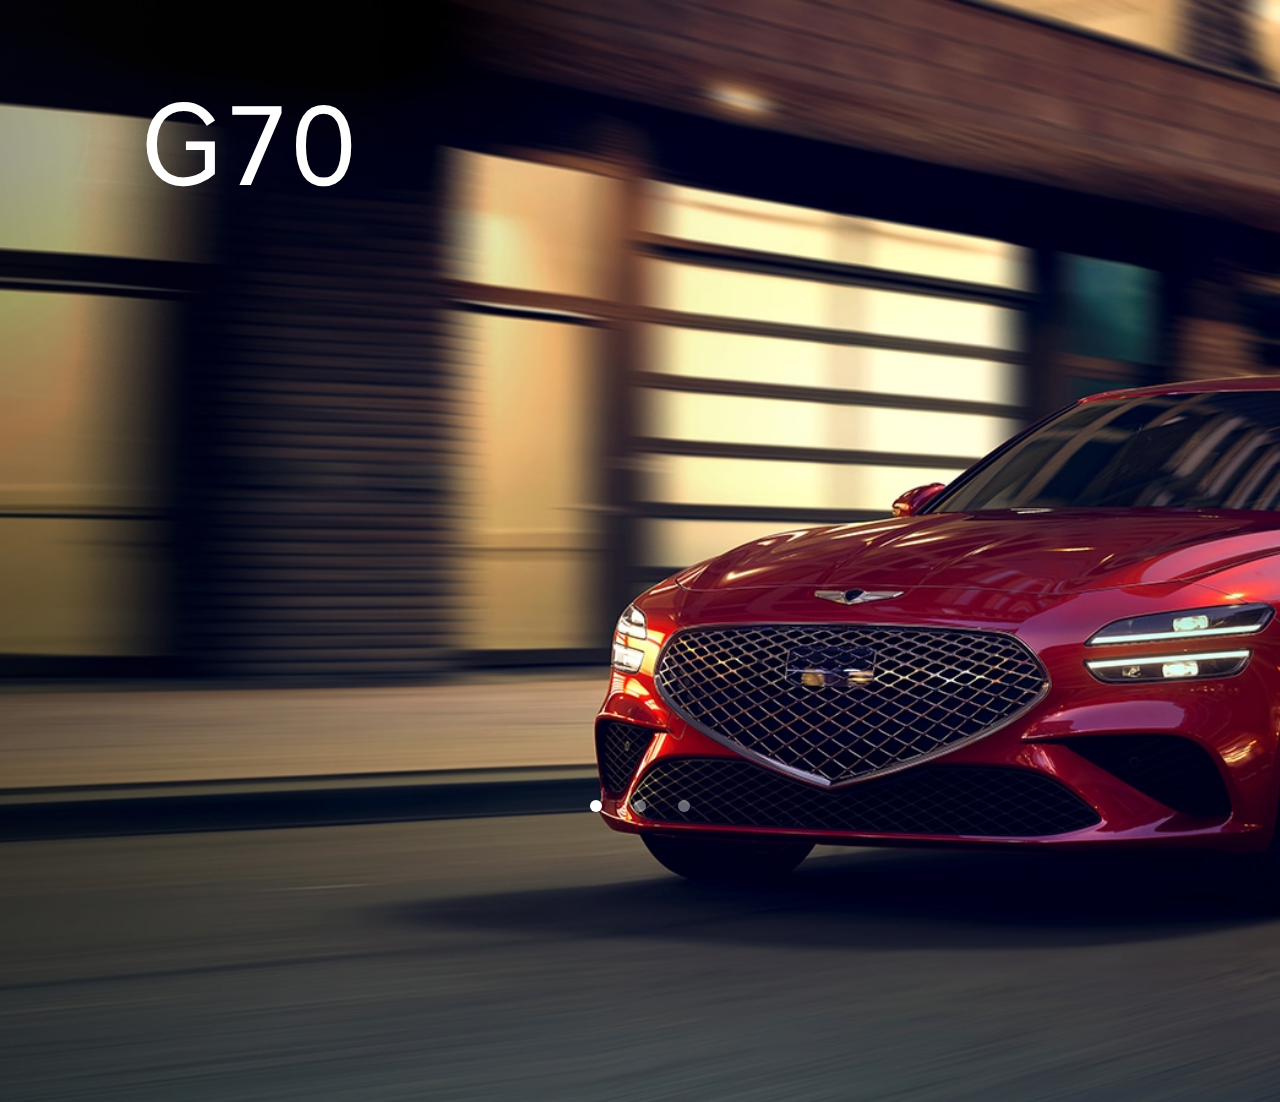
<file: index.html>
<!DOCTYPE html>
<html lang="ko">
<head>
    <meta charset="UTF-8">
    <meta http-equiv="X-UA-Compatible" content="IE=edge">
    <meta name="viewport" content="width=device-width, initial-scale=1.0">
    <meta name="keywords" content="제네시스(Genesis)">
    <meta name="description" content="'제네시스 G70, G80, GV70, GV80, G90, G90L, 제네시스 차량 가격 및 정보, 할인이벤트 등 다양한 정보를 확인하세요 | 제네시스 공식사이트.">
    <meta name="application-name" content="genesis.com">
    <link rel="icon" href="">
    <link rel="icon" type="image/x-icon" href="img/favicon.ico">
    <title>제네시스(GENESIS) G70, G80, GV70, GV80, G90</title>
    <link rel="stylesheet" href="css/reset.css">
    <link rel="stylesheet" href="css/common.css">
    <link rel="stylesheet" href="css/header.css">
    <link rel="stylesheet" href="css/style.css">
</head>
<body>
    <header>
        <class class="gnb-down">
            <div class="logo">
                <a  href="">
                <svg class="pre-logo-svg change-o" height="60px" width="60px" fill="#111" viewBox="0 0 69 32"><path d="M68.56 4L18.4 25.36Q12.16 28 7.92 28q-4.8 0-6.96-3.36-1.36-2.16-.8-5.48t2.96-7.08q2-3.04 6.56-8-1.6 2.56-2.24 5.28-1.2 5.12 2.16 7.52Q11.2 18 14 18q2.24 0 5.04-.72z"></path></svg>
                </a>
            </div>
            <ul class="nav-box">
                <li><a href="">New Releases</a></li>
                <li><a href="">Men</a></li>
                <li><a href="">Women</a></li>
                <li><a href="">kids</a></li>
                <li><a href="">Customize</a></li>
                <li><a href="">Sale</a></li>
            </ul>
            <ul class="acct-btn">
                <li><a class="change-g" href="">
                    <svg  width="24px" height="24px" fill="#111" viewBox="0 0 24 24"><path d="M21.11 4a6.6 6.6 0 0 0-4.79-1.92A6.27 6.27 0 0 0 12 3.84 6.57 6.57 0 0 0 2.89 4c-2.8 2.68-2.45 7.3.88 10.76l6.84 6.63A2 2 0 0 0 12 22a2 2 0 0 0 1.37-.54l.2-.19.61-.57c.6-.57 1.42-1.37 2.49-2.41l2.44-2.39 1.09-1.07c3.38-3.55 3.8-8.1.91-10.83zm-2.35 9.4l-.25.24-.8.79-2.44 2.39c-1 1-1.84 1.79-2.44 2.36L12 20l-6.83-6.68c-2.56-2.66-2.86-6-.88-7.92a4.52 4.52 0 0 1 6.4 0l.09.08a2.12 2.12 0 0 1 .32.3l.9.94.9-.94.28-.27.11-.09a4.52 4.52 0 0 1 6.43 0c1.97 1.9 1.67 5.25-.96 7.98z"></path></svg>
                </a></li>
                <li><a class="change-g" href="">
                    <svg width="24px" height="24px" fill="#111" viewBox="0 0 24 24"><path d="M16 7a1 1 0 0 1-1-1V3H9v3a1 1 0 0 1-2 0V3a2 2 0 0 1 2-2h6a2 2 0 0 1 2 2v3a1 1 0 0 1-1 1z"></path><path d="M20 5H4a2 2 0 0 0-2 2v13a3 3 0 0 0 3 3h14a3 3 0 0 0 3-3V7a2 2 0 0 0-2-2zm0 15a1 1 0 0 1-1 1H5a1 1 0 0 1-1-1V7h16z"></path></svg>
                </a></li>
            </ul>
            <div class="search">
                <input class="cursor-p change-g" type="text" placeholder="Search">
                <button class="cursor-p change-g">
                    <svg class="pre-search-input-icon" fill="#111" height="24px" width="24px" viewBox="0 0 24 24"><path d="M21.71 20.29L18 16.61A9 9 0 1 0 16.61 18l3.68 3.68a1 1 0 0 0 1.42 0 1 1 0 0 0 0-1.39zM11 18a7 7 0 1 1 7-7 7 7 0 0 1-7 7z"></path></svg>
                </button>
            </div>
            <ul class="btn-group">
                <li><a class="change-g" href="">
                    <svg width="24px" height="24px" fill="#111" viewBox="0 0 24 24"><path d="M16 7a1 1 0 0 1-1-1V3H9v3a1 1 0 0 1-2 0V3a2 2 0 0 1 2-2h6a2 2 0 0 1 2 2v3a1 1 0 0 1-1 1z"></path><path d="M20 5H4a2 2 0 0 0-2 2v13a3 3 0 0 0 3 3h14a3 3 0 0 0 3-3V7a2 2 0 0 0-2-2zm0 15a1 1 0 0 1-1 1H5a1 1 0 0 1-1-1V7h16z"></path></svg>
                </a></li>
                <li><a class="change-g" href="">
                    <svg class="pre-search-input-icon" fill="#111" height="24px" width="24px" viewBox="0 0 24 24"><path d="M21.71 20.29L18 16.61A9 9 0 1 0 16.61 18l3.68 3.68a1 1 0 0 0 1.42 0 1 1 0 0 0 0-1.39zM11 18a7 7 0 1 1 7-7 7 7 0 0 1-7 7z"></path></svg>
                </a></li>
                <li><a class="change-g" href="">
                    <svg width="24px" height="24px" fill="#111" viewBox="0 0 24 24"><path d="M21 13H3c-.6 0-1-.4-1-1s.4-1 1-1h18c.6 0 1 .4 1 1s-.4 1-1 1zm0-8H3c-.6 0-1-.4-1-1s.4-1 1-1h18c.6 0 1 .4 1 1s-.4 1-1 1zm0 16H3c-.6 0-1-.4-1-1s.4-1 1-1h18c.6 0 1 .4 1 1s-.4 1-1 1z"></path></svg>
                </a></li>
            </ul>
        </div>
    </div>
    </header>
    <main>
        <div class="hero">
            <div class="hero_slide">
                <h1 class="hreo_silde_title">G70</h1>
            </div>
            <div class="hero_slide">
                <h1 class="hreo_silde_title">GV70</h1>
            </div>
            <div class="hero_slide">
                <h1 class="hreo_silde_title">G80</h1>
            </div>
            <ul class="hero_slide_nav">
                <li id="pager" class="hero_slide_btn" data-index="0"></li>
                <li id="pager" class="hero_slide_btn" data-index="1"></li>
                <li id="pager" class="hero_slide_btn" data-index="2"></li>
            </ul>
        </div>
    </main>
    <script>
        let slide = document.getElementsByClassName('hero_slide');
        let slideBtn = document.getElementsByClassName('hero_slide_btn');
        let currentIndex = 0;

        //
        function goToSlide(idx){
            for(let i = 0; i < slide.length; i++){
                if(i !== idx){
                    slide[i].style = 'position: absolute; opacity:0;'
                    slideBtn[i].style = 'opacity: 0.4;';
                    }
            }
            slide[idx].style = 'position: relative; z-index: 10; opacity:1;';
            slideBtn[idx].style = 'opacity: 1;';
            currentIndex = idx;
        }
        goToSlide(0); //초기값

        //페이저 클릭시 이벤트
        for(let k = 0; k < slideBtn.length; k++){
            slideBtn[k].addEventListener('click', function(){
                slide[k].style = 'position: relative; z-index: 10; opacity:1;';
                slideBtn[k].style = 'opacity: 1;';
            })
        }

        //자동 슬라이드
        let timer = setInterval(function(){
            let nextIndex = (currentIndex + 1) % slide.length;
            goToSlide(nextIndex);
        }, 4000);

        

        
        
    

        
        

















        // let currentSlide = 0;

        // function slideChange(target) {
        //     for(let i = 0; i < 3; i++) {
        //         if(i != target){
        //             document.getElementsByClassName('hero_slide')[i].style = 'disply:none;';
        //             document.getElementsByClassName('hero_slide_btn')[i].style = 'background-color: rgba(255,255,255,0.4);';
        //         }
        //     }
        //     document.getElementsByClassName('hero_slide')[target].style = 'display: block; animation: fade-in 0.6s forward;';
        //     document.getElementsByClassName('hero_slide_btn')[target].style = 'background-color: rgba(255,255,255,1);';
            
            
        // }

        // function autoSlide(){
        //     let nextSlide = currentSlide + 1;

        //     if(nextSlide == 3) {
        //         nextSlide = 0;
        //     }

        //     for(let i = 0; i < 3; i++) {
        //         if(i != target){
        //             document.getElementsByClassName('hero_slide')[i].style = 'disply:none;';
        //             document.getElementsByClassName('hero_slide_btn')[i].style = 'background-color: rgba(255,255,255,0.4);';
        //         }
        //     }

        //     document.getElementsByClassName('hero_slide')[nextSlide].style = 'display: block; animation: fade-in 0.6s forward;';
        //     document.getElementsByClassName('hero_slide_btn')[nextSlide].style = 'background-color: rgba(255,255,255,1);';

        // } 

        // let autoSlideChange = setInterval(autoSlide, 3000);
        
    </script>
</body>
</html>
</file>
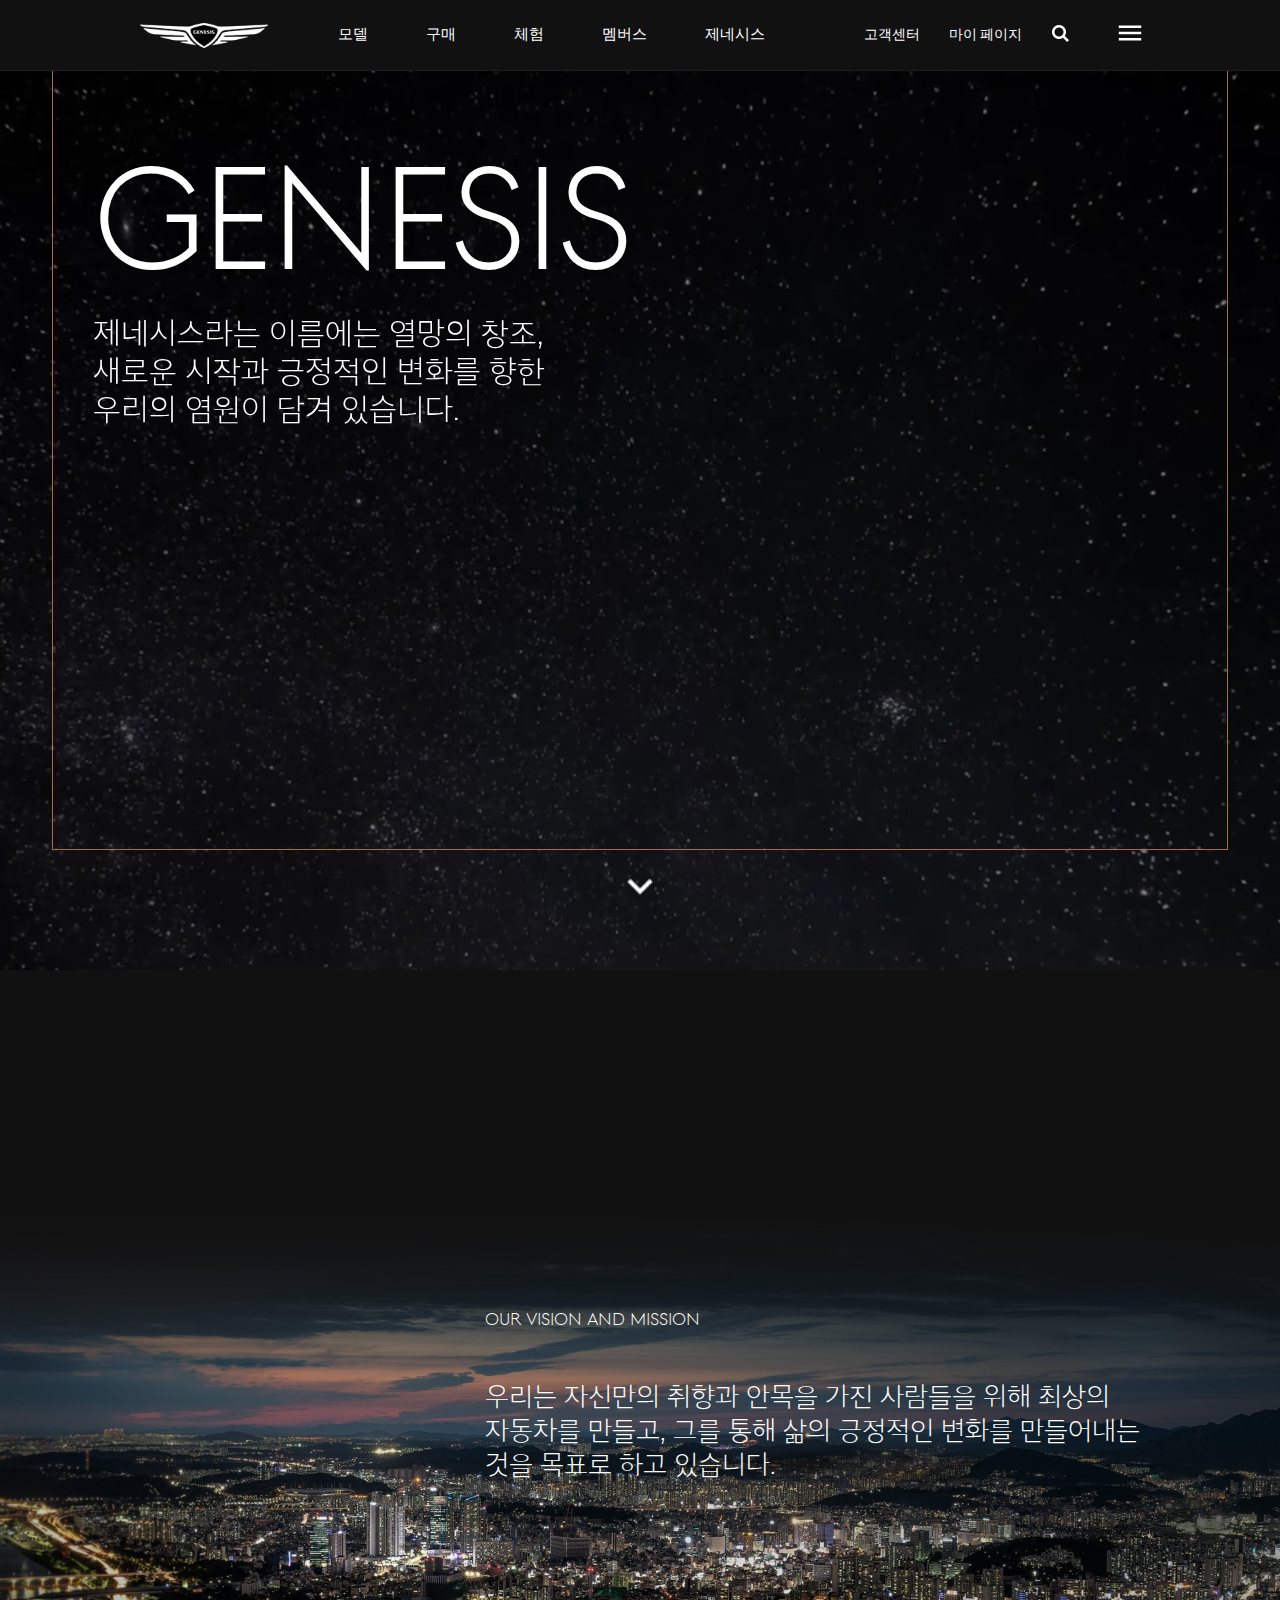
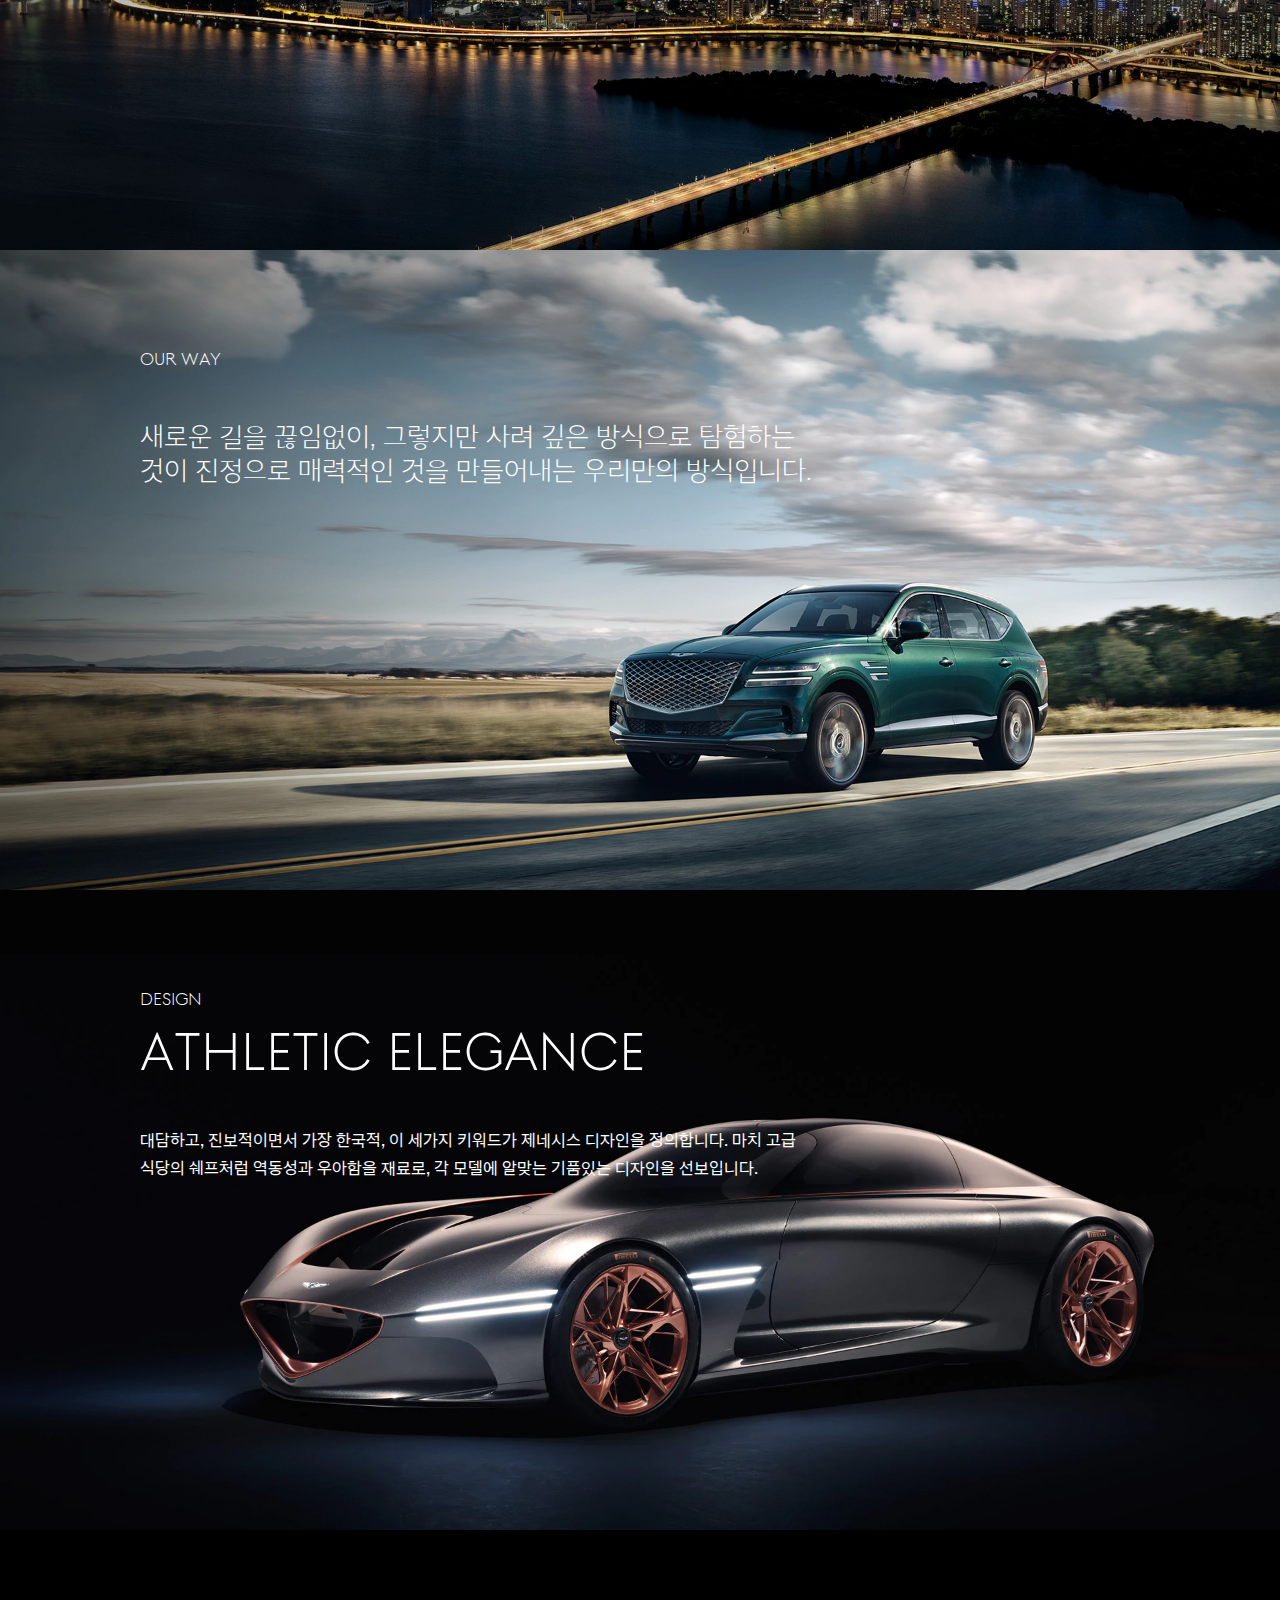
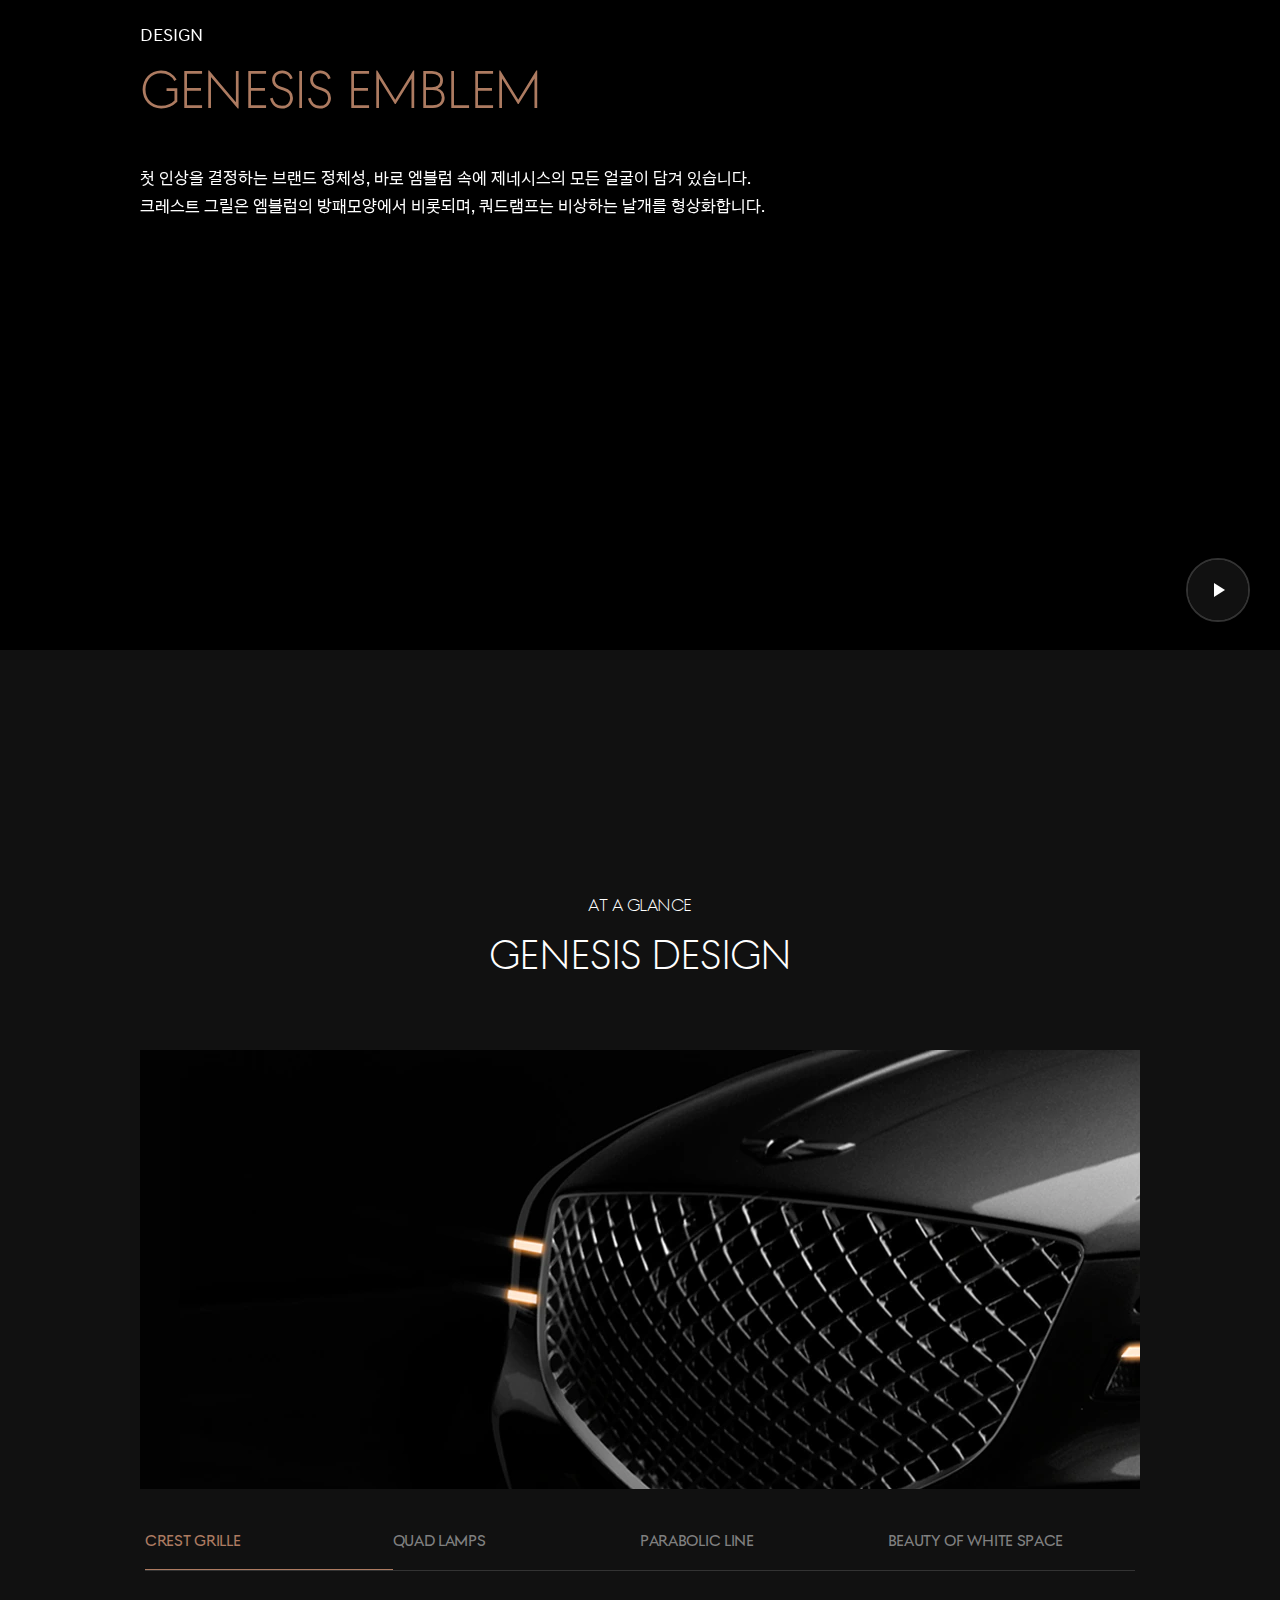
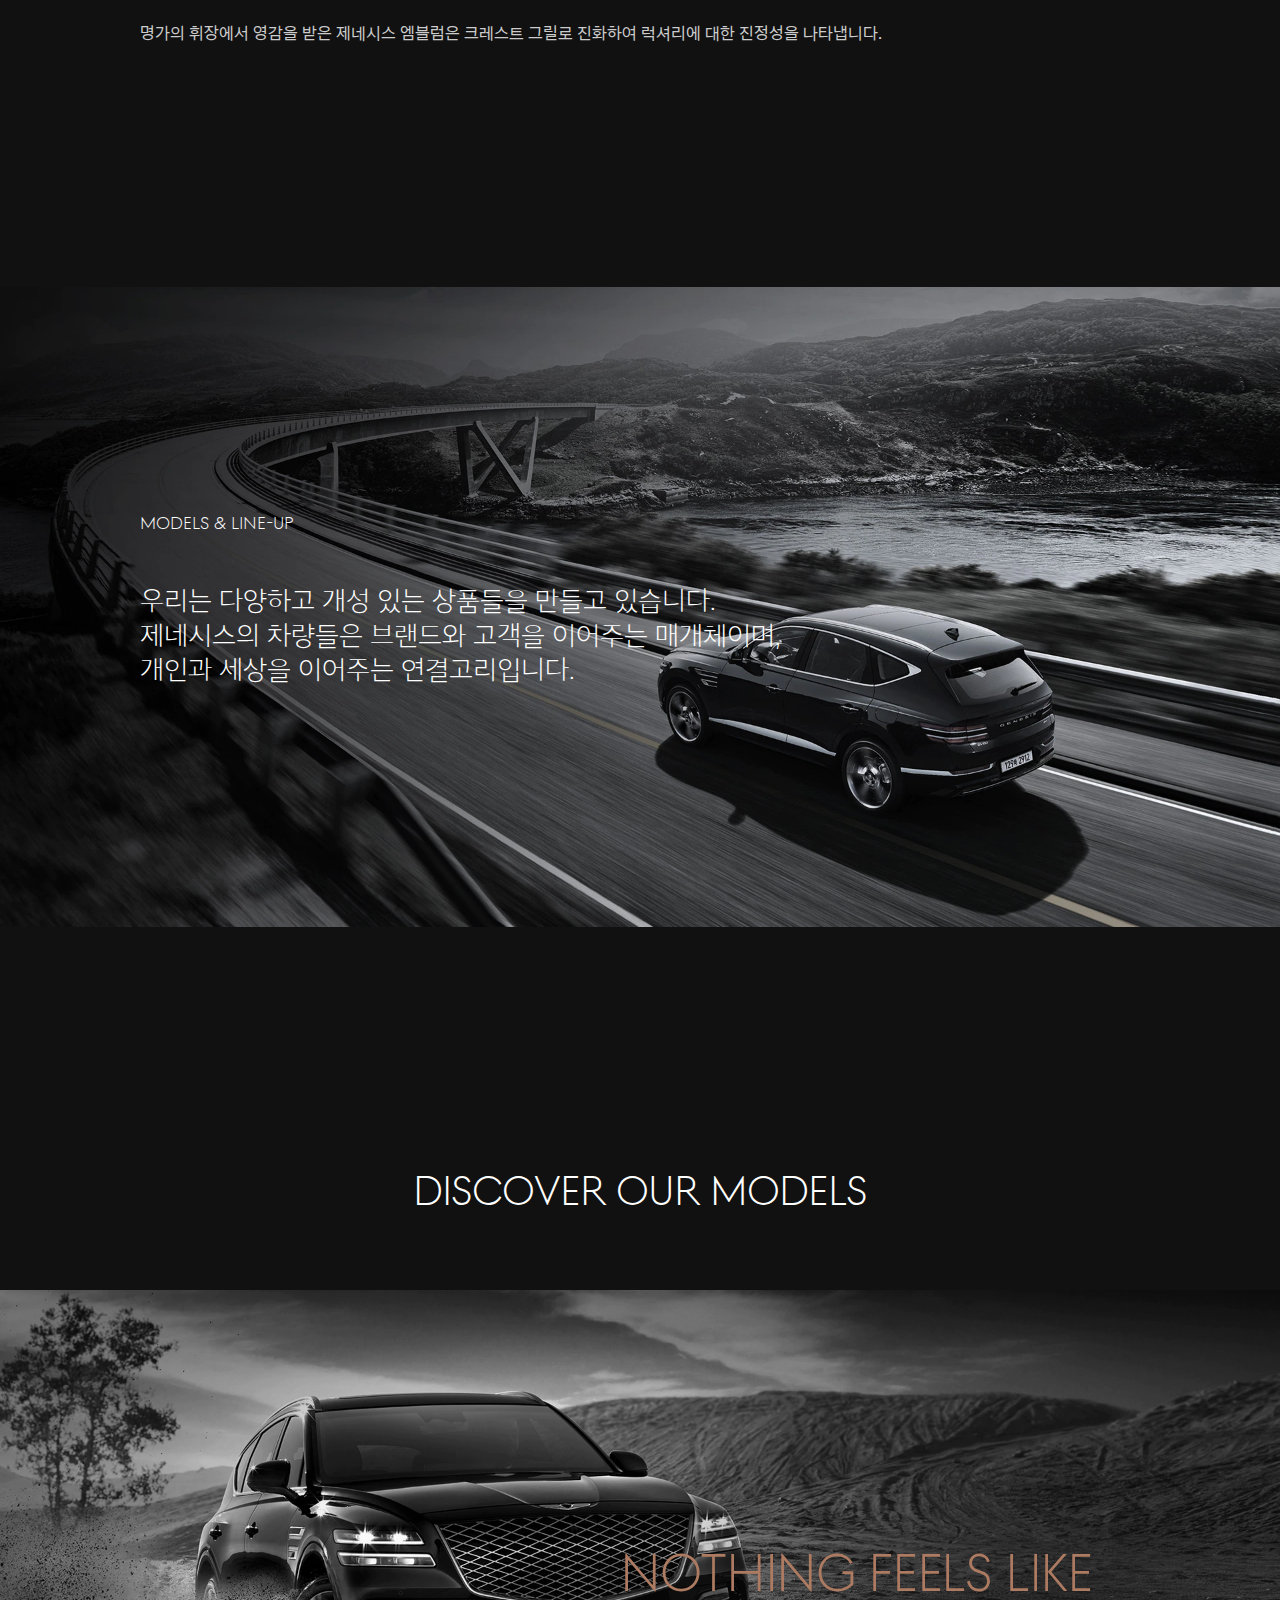
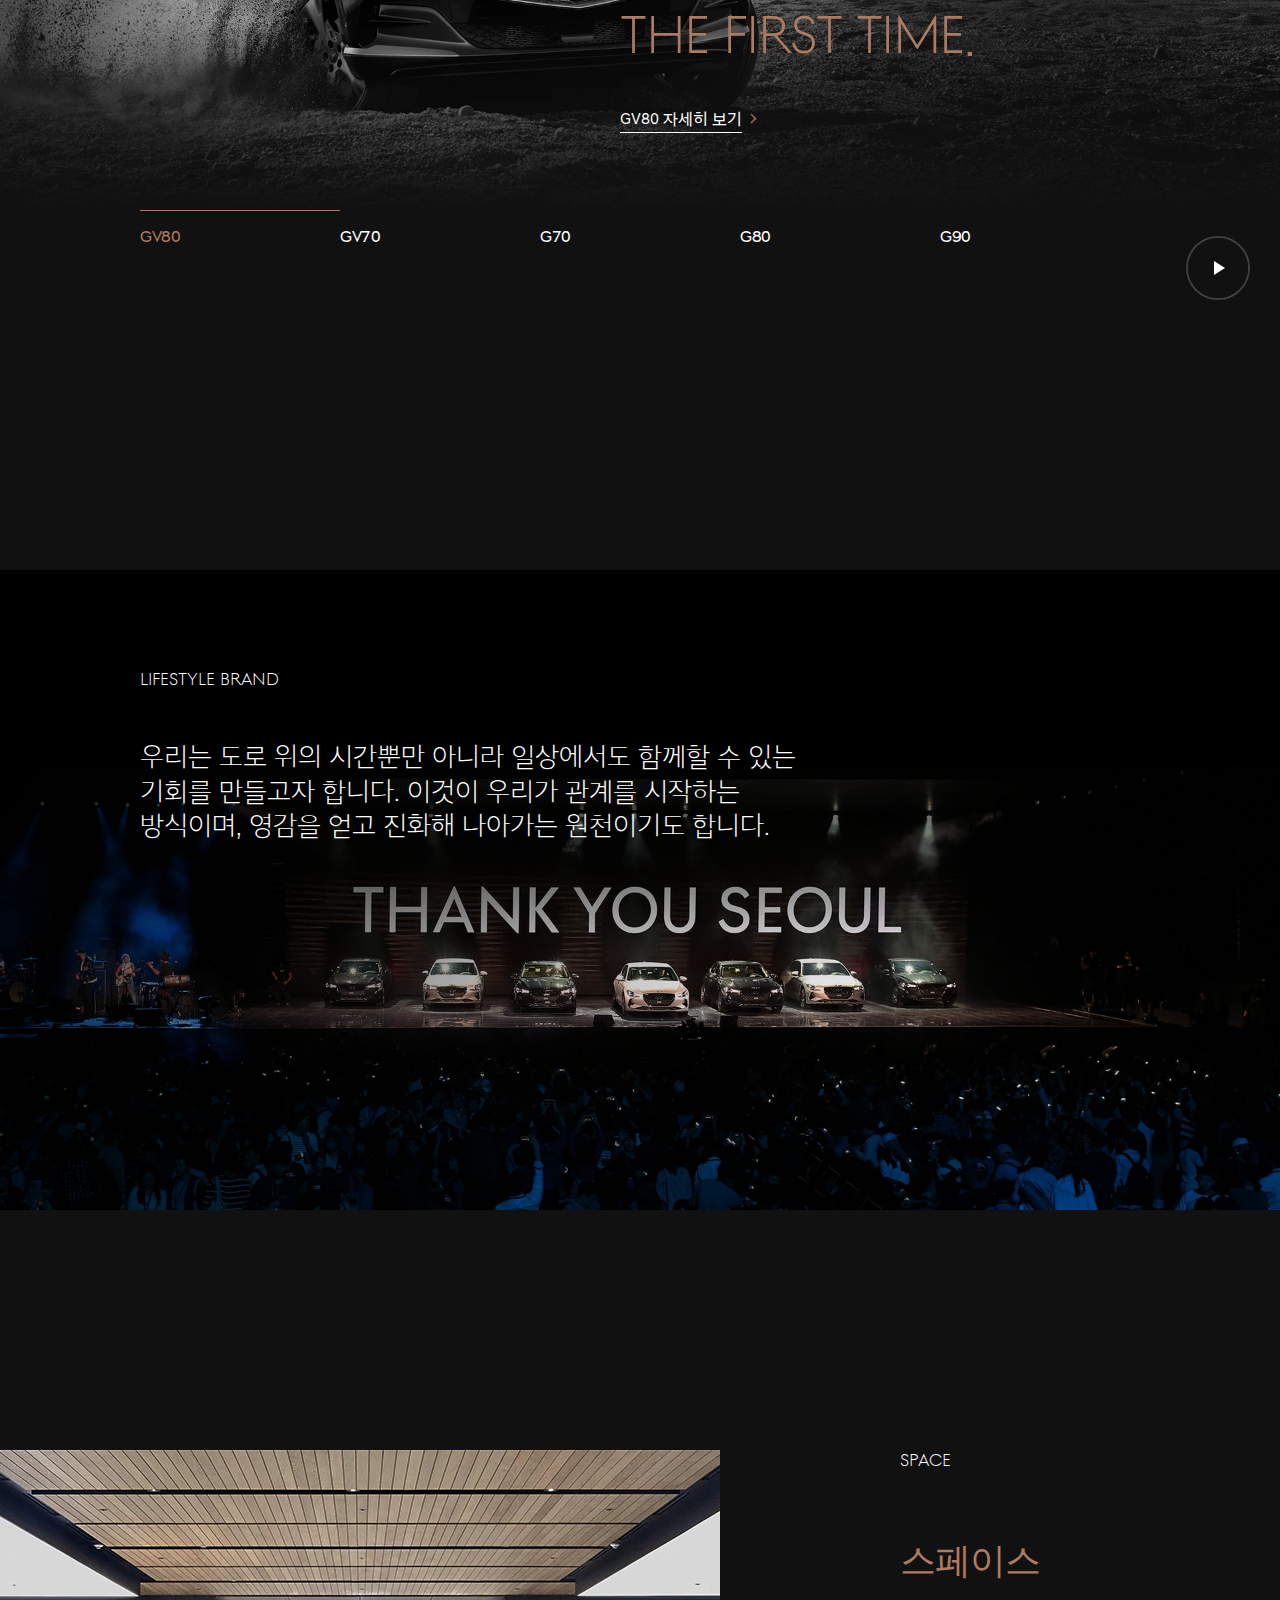
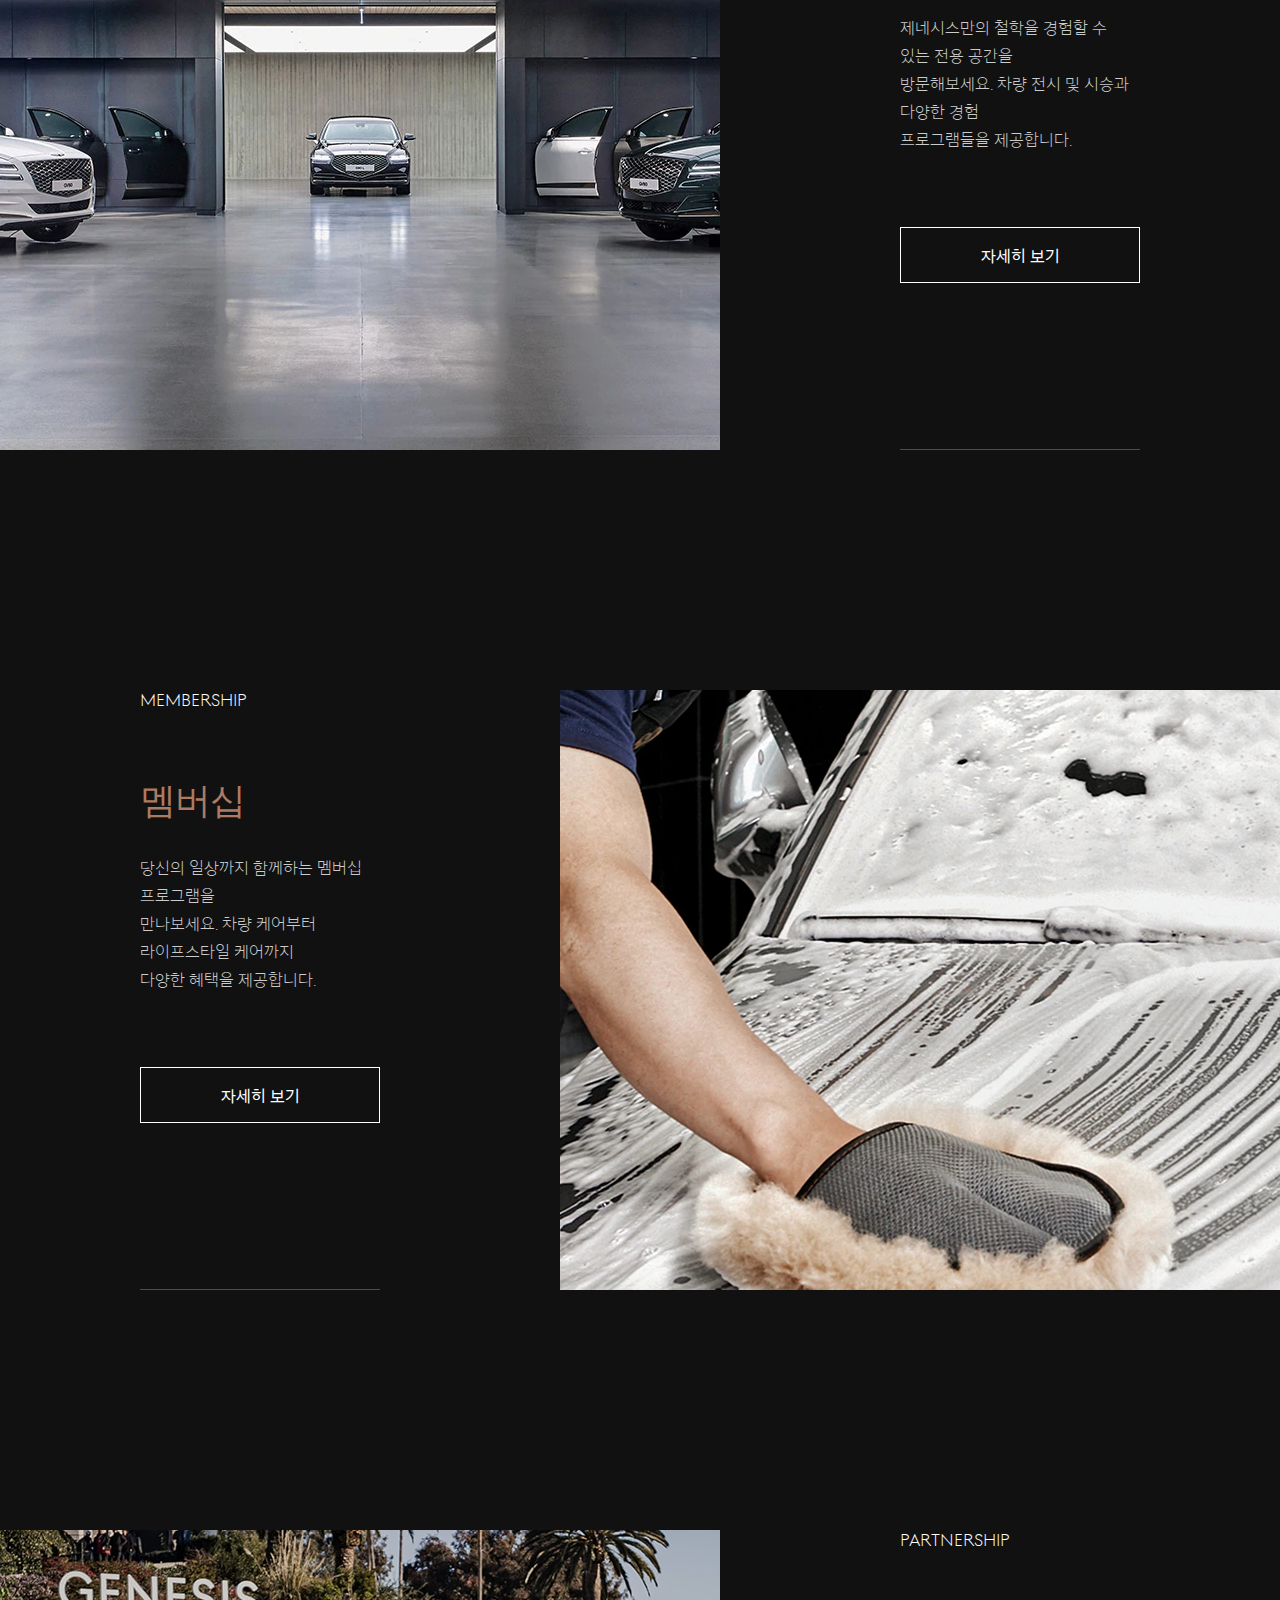
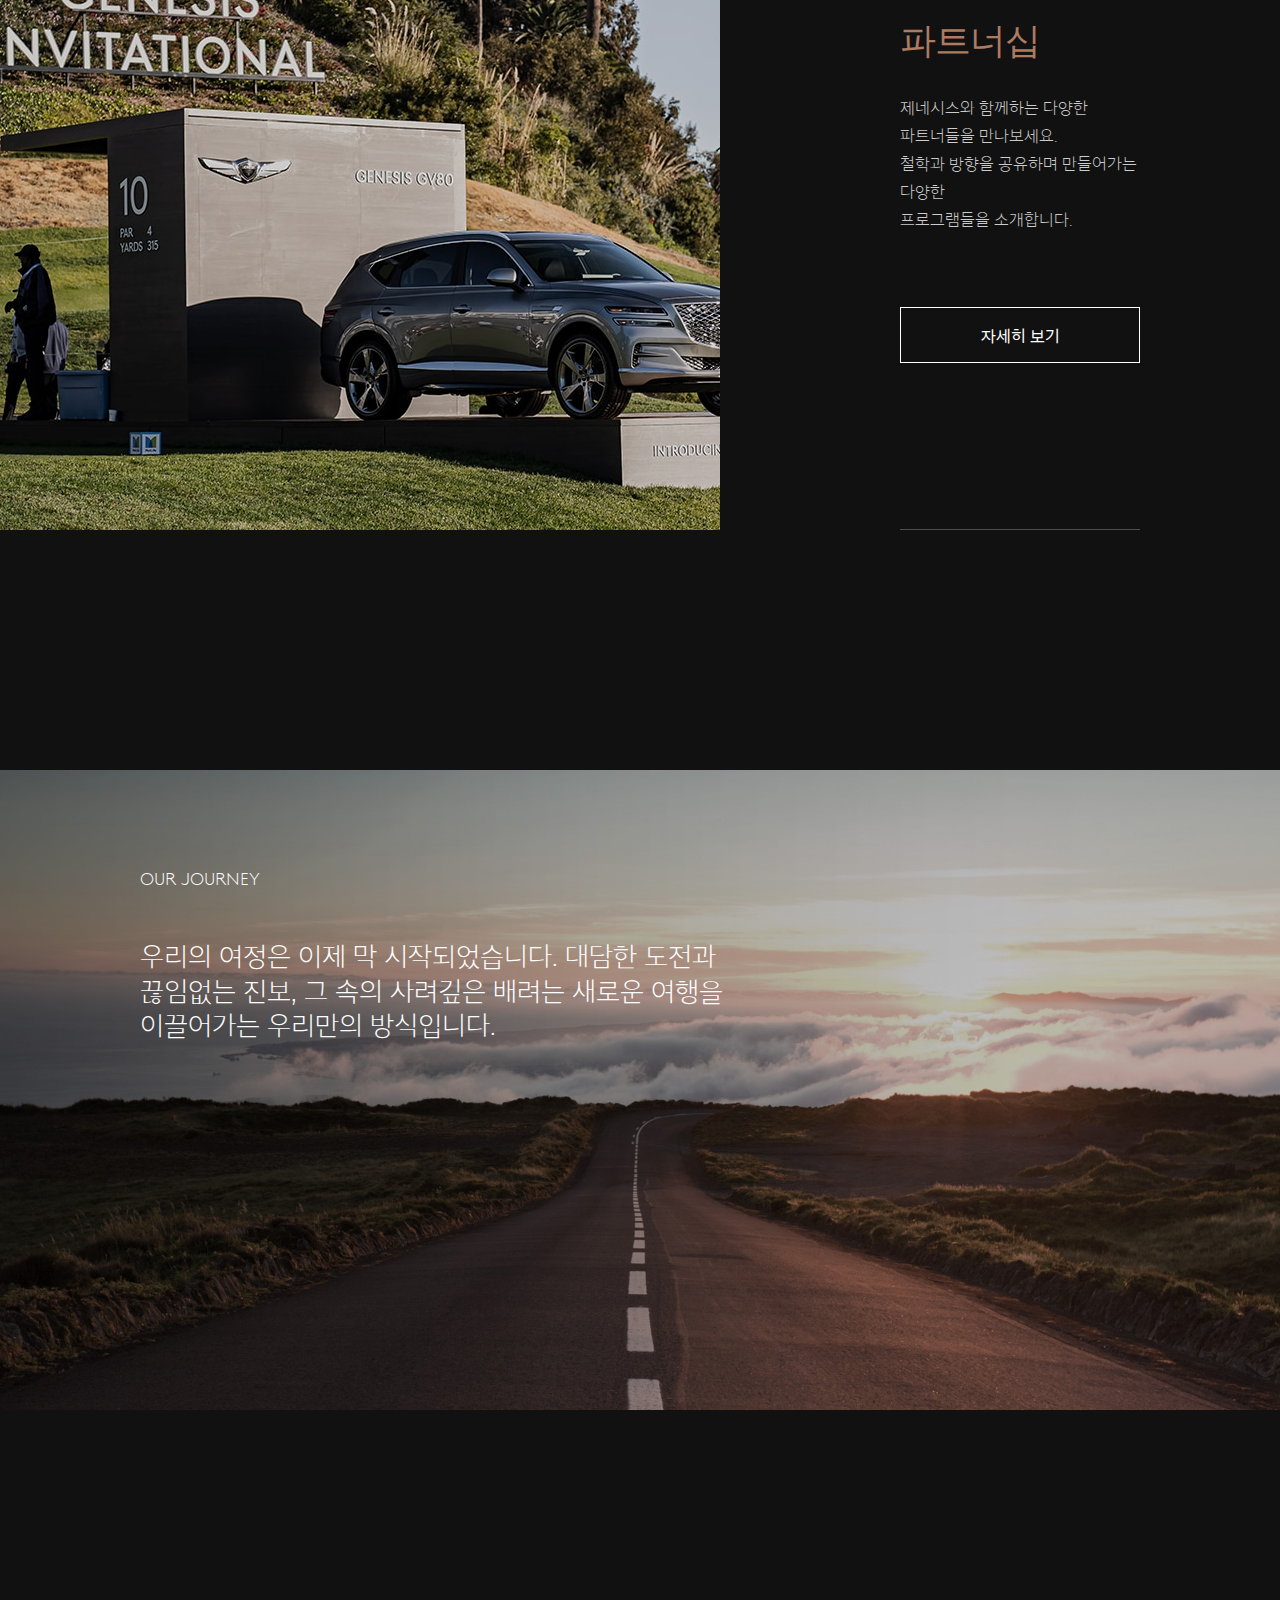
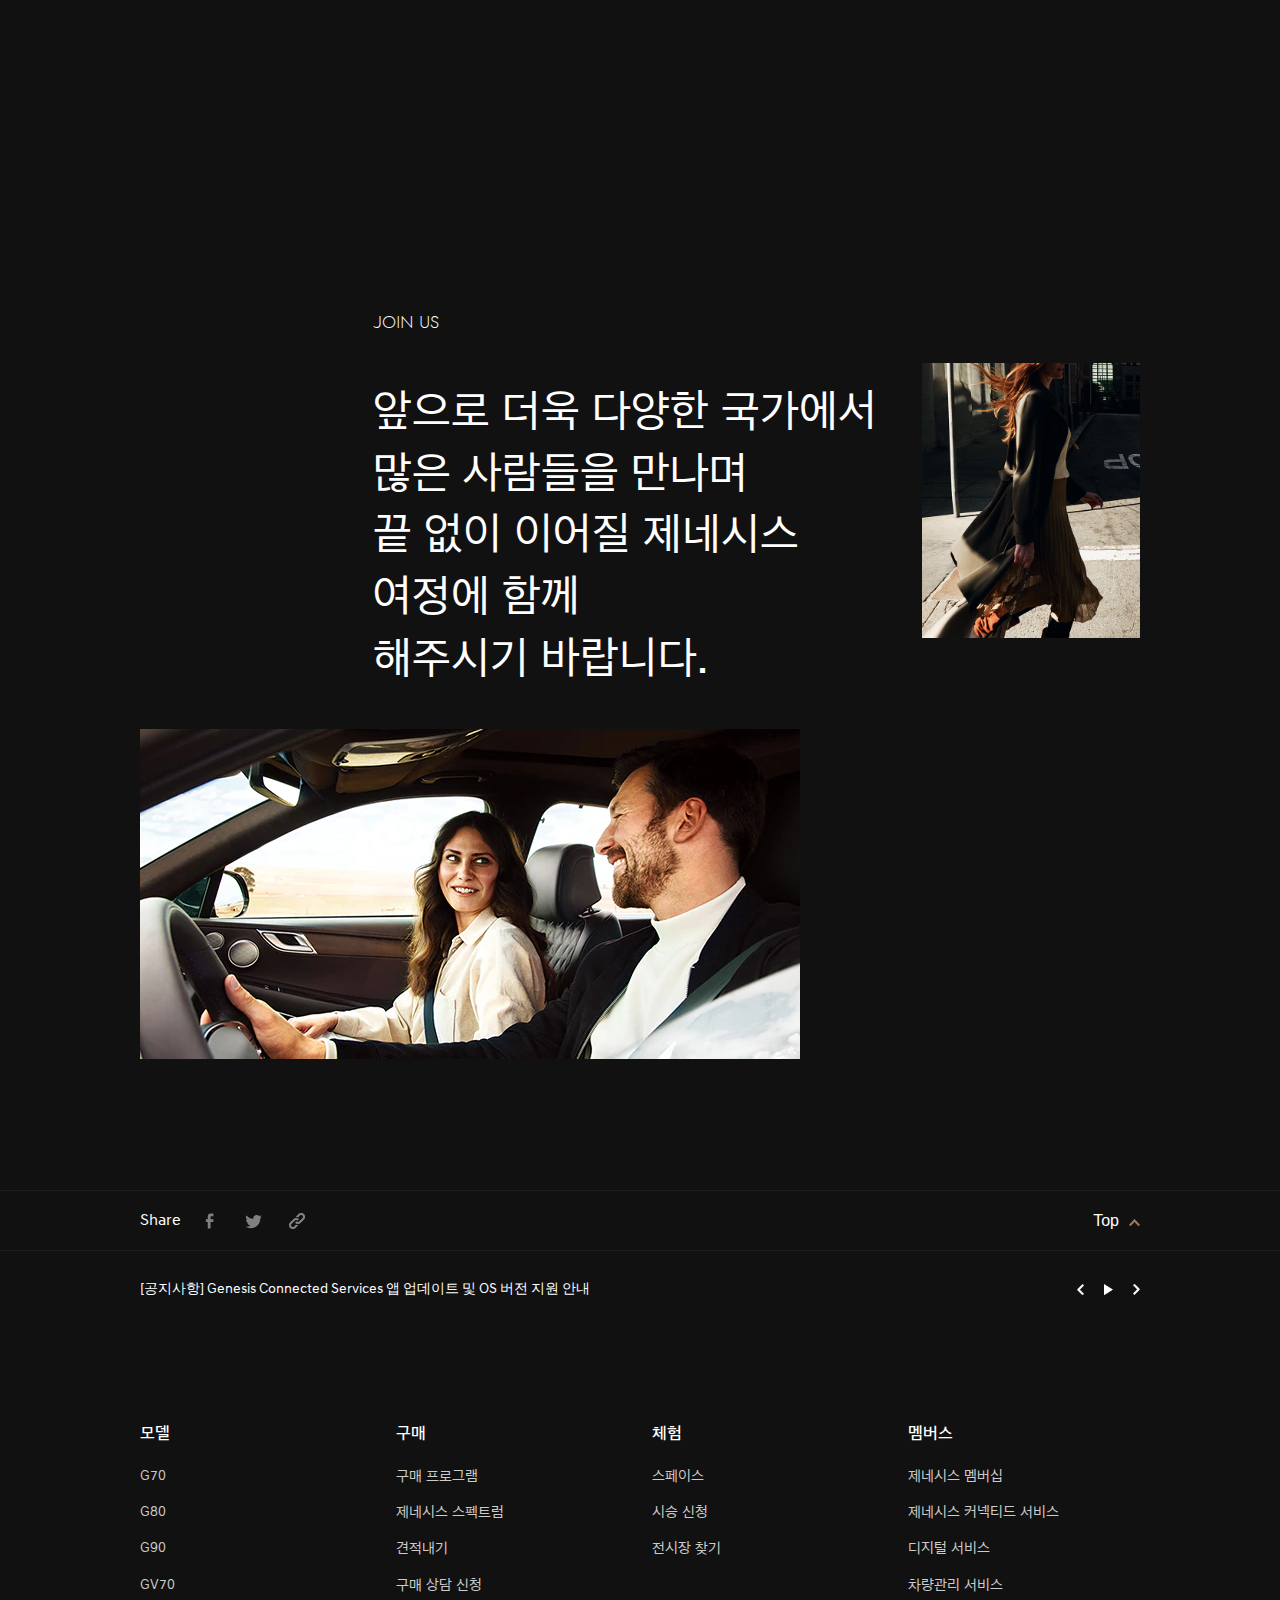
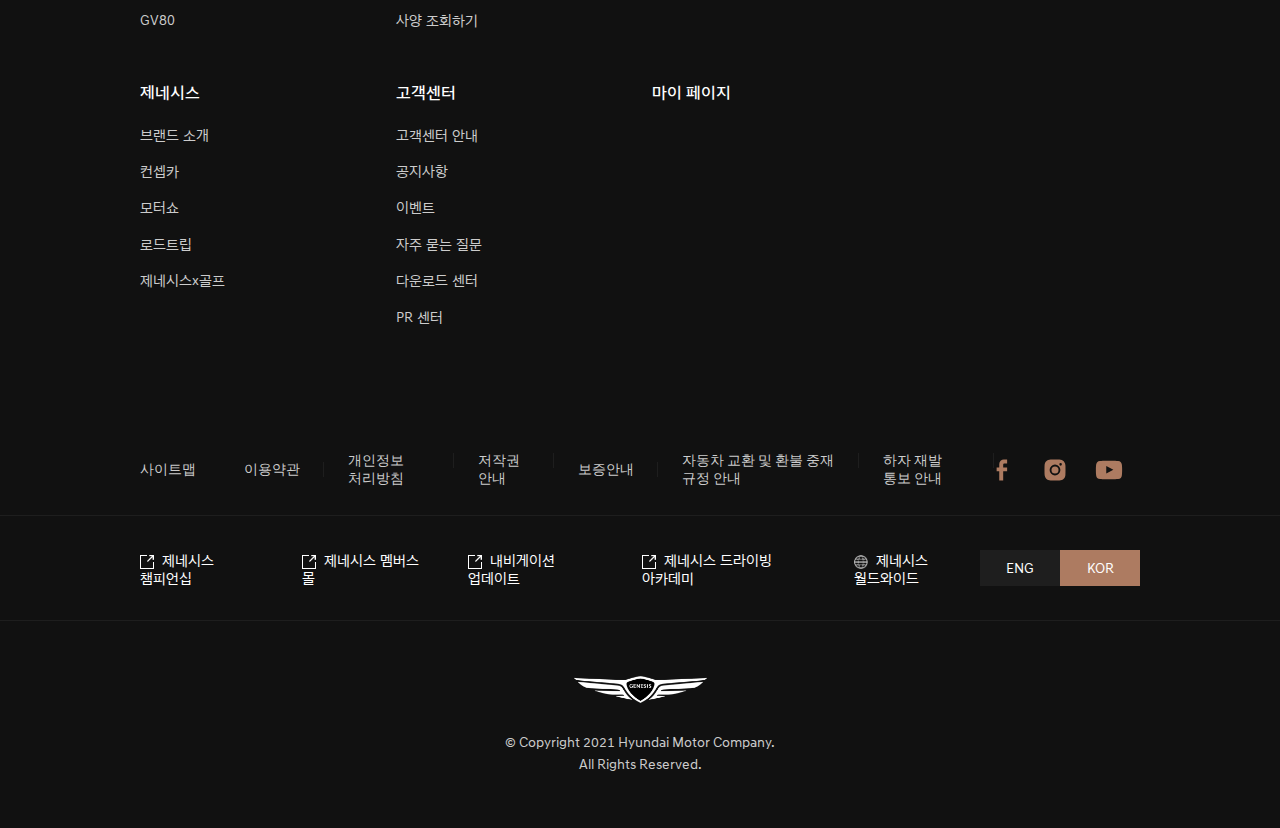
<file: brand.html>
<!DOCTYPE html>
<html lang="ko">
<head>
    <meta charset="UTF-8">
    <meta http-equiv="X-UA-Compatible" content="IE=edge">
    <meta name="viewport" content="width=device-width, initial-scale=1.0">
    <meta name="keywords" content="제네시스(Genesis)">
    <meta name="description" content="'제네시스 G70, G80, GV70, GV80, G90, G90L, 제네시스 차량 가격 및 정보, 할인이벤트 등 다양한 정보를 확인하세요 | 제네시스 공식사이트.">
    <meta name="application-name" content="genesis.com">
    <link rel="icon" href="">
    <link rel="icon" type="image/x-icon" href="img/genesis-kr-favicon.ico">
    <title>제네시스(GENESIS) G70, G80, GV70, GV80, G90</title>
    <link rel="stylesheet" href="css/reset.css">
    <link rel="stylesheet" href="css/common.css">
    <link rel="stylesheet" href="css/header.css">
    <link rel="stylesheet" href="css/footer.css">
    <link rel="stylesheet" href="css/brand.css">
</head>
<body onscroll="scrollEvent();">
    <header>
        <div class="gnb">
            <ul class="gnb-left">
                <li class="gnb-logo">
                    <a href="">
                    <img src="genesis/img/logo.png" alt="">
                    </a>
                </li>
                <li><a href="">모델</a></li>
                <li><a href="">구매</a></li>
                <li><a href="">체험</a></li>
                <li><a href="">멤버스</a></li>
                <li><a href="">제네시스</a></li>
            </ul>
            <div class="gnb-right">
                <div class="private-nav">
                    <ul>
                        <li><a href="">고객센터</a></li>
                        <li><a href="">마이 페이지</a></li>
                    </ul>
                </div>
                <div class="util-search">
                    <button class="search" type="button"></button>
                </div>
                <div class="util-sitemap">
                    <button  class="btn-toggle" type="button">
                        <svg xmlns="http://www.w3.org/2000/svg" viewBox="0 0 24 24" fill="white" width="30px" height="30px"><path d="M0 0h24v24H0z" fill="none"/><path d="M3 18h18v-2H3v2zm0-5h18v-2H3v2zm0-7v2h18V6H3z"/></svg>                    
                    </button>
                </div>
            </div>   
            
        </div>
    </header>
    <main>
        <!-- Hero -->
        <div id="hero" class="hero">
            <video class="hero-video" autoplay muted loop>
                <source src="video/genesis-kr-the-brand-key-visual-01-desktop-2560x900-kr.webm">
            </video>
            <div class="hero-text-wrap">
                <div class="hero-text">
                    <h2 class="hero-text-title">GENESIS</h2>
                    <p class="hero-text-subtitle">제네시스라는 이름에는 열망의 창조,<br>
                        새로운 시작과 긍정적인 변화를 향한<br> 
                        우리의 염원이 담겨 있습니다.</p>
                </div>
                <div class="arrow-down">
                    <img src="genesis/img/baseline_expand_more_white_18dp.png" alt="">
                </div>
            </div>
            
        </div>
        <!-- Vision -->
        <div class="vision-wrap">
            <div id="vision" class="vision-inner">
                <div class="vision-text-box">
                    <div class="vision-text">
                        <p>OUR VISION AND MISSION</p>
                        <p>우리는 자신만의 취향과 안목을 가진 사람들을 위해 최상의<br> 
                            자동차를 만들고, 그를 통해 삶의 긍정적인 변화를 만들어내는<br> 
                            것을 목표로 하고 있습니다.</p>
                        </div>
                </div>
            </div>
        </div>
        <!-- Our-Way -->
        <div class="our-Way-wrap">
            <div id="ourWay" class="our-Way-inner">
                <div class="our-Way-text-box">
                    <div class="our-Way-text">
                        <p>OUR WAY</p>
                        <p>새로운 길을 끊임없이, 그렇지만 사려 깊은 방식으로 탐험하는<br> 
                        것이 진정으로 매력적인 것을 만들어내는 우리만의 방식입니다.</p>
                    </div>
                </div>
            </div>
        </div>
        <!-- Design -->
        <div class="design-wrap">
            <div id="design" class="design-inner">
                <div class="design-text-box">
                    <div class="design-text">
                        <p>DESIGN</p>
                        <h2>ATHLETIC ELEGANCE</h2>
                        <p>대담하고, 진보적이면서 가장 한국적, 이 세가지 키워드가 제네시스 디자인을 정의합니다. 마치 고급<br> 
                        식당의 쉐프처럼 역동성과 우아함을 재료로, 각 모델에 알맞는 기품있는 디자인을 선보입니다.</p>
                    </div>
                </div>
            </div>
        </div>
        <!-- Emblem -->
        <div id="emblem" class="emblem-wrap">
            <div class="emblem-inner">
                <div class="emblem-video">
                    <video muted playsinline autoplay>
                        <source src="video/genesis-kr-the-brand-key-visual-02-mobile-1920x1080-kr.mp4">
                    </video>
                </div>
                <div class="emblem-text-box">
                    <div class="emblem-text">
                        <p>DESIGN</p>
                        <h2 class="el-title">GENESIS EMBLEM</h2>
                        <p>첫 인상을 결정하는 브랜드 정체성, 바로 엠블럼 속에 제네시스의 모든 얼굴이 담겨 있습니다.<br> 
                            크레스트 그릴은 엠블럼의 방패모양에서 비롯되며, 쿼드램프는 비상하는 날개를 형상화합니다.</p>
                    </div>
                </div>
                <div class="play-btn">
                    <button type="button"></button>
                </div>
            </div>
        </div>
        <!-- Glance -->
        <div class="glance-wrap">
            <div id="glance" class="glance-inner">
                <div class="glance-box">
                    <div class="glance-text">
                        <p>AT A GLANCE</p>
                        <h2>GENESIS DESIGN</h2>
                    </div>
                    <div class="slide-tab-wrap">
                        <ul class="slide-list">
                            <li class="slide">
                                <img src="genesis/img/genesis-kr-the-brand-tab-crestgrill_w.webp" alt="">
                            </li>
                            <li class="slide">
                                <img src="genesis/img/genesis-kr-the-brand-lineup-gv80-12-desktop-1920x960-ko.webp" alt="">
                            </li>
                            <li class="slide">
                                <img src="genesis/img/genesis-kr-the-brand-tab-parabolicline_w.webp" alt="">
                            </li>
                            <li class="slide">
                                <img src="genesis/img/genesis-kr-the-brand-tab-beatyof_w.jpg" alt="">
                            </li>
                        </ul>
                        <div class="slide-tab-box">
                            <ul class="tab-list">
                                <li>
                                    <a class="tab-item" href="">
                                        <span>CREST GRILLE</span>
                                    </a>
                                </li>
                                <li>
                                    <a class="tab-item" href="">
                                        <span>QUAD LAMPS</span>
                                    </a>
                                </li>
                                <li>
                                    <a class="tab-item" href="">
                                        <span>PARABOLIC LINE</span>
                                    </a>
                                </li>
                                <li>
                                    <a class="tab-item" href="">
                                        <span>BEAUTY OF WHITE SPACE</span>
                                    </a>
                                </li>
                                <span class="line"></span>
                            </ul>
                        </div>
                        <div class="glance-desc-box">
                            <p class="glance-desc">명가의 휘장에서 영감을 받은 제네시스 엠블럼은 크레스트 그릴로 진화하여 럭셔리에 대한 진정성을 나타냅니다.</p>
                            <p class="glance-desc">승리의 염원을 담은 비상하는 날개는 쿼드램프의 TWO LINES로 적용되어 제네시스만의 독창적이고 아이코닉한 캐릭터를 완성합니다.</p>
                            <p class="glance-desc">완벽한 실루엣을 완성하는 제네시스의 파라볼릭라인은 뒤로 갈수록 부드럽게 떨어지며 클래식카와 같은 아름다운 감성을 불어넣습니다.</p>
                            <p class="glance-desc">한국 전통의 여백의 미를 승화한 실내 공간 디자인은 사람과 첨단 기술 사이의 완벽한 공존과 럭셔리 경험을 제공합니다.</p>                          
                        </div>
                    </div>
                </div>
            </div>
        </div>
        <!-- MODELS & LINE-UP -->
        <div class="models1-wrap">
            <div id="models1" class="models1-inner">
                <div class="models1-content">
                    <div class="models1-text-box">
                        <div class="models1-text">
                            <p>MODELS & LINE-UP</p>
                            <p>우리는 다양하고 개성 있는 상품들을 만들고 있습니다.<br>
                            제네시스의 차량들은 브랜드와 고객을 이어주는 매개체이며,<br> 
                            개인과 세상을 이어주는 연결고리입니다.</p>
                        </div>
                    </div>
                </div>
            </div>
        </div>
        <!-- DISCOVER -->
        <div class="discover-wrap">
            <div class="type-space">
                <div class="discover-inner">
                    <div class="discover-title">
                        DISCOVER OUR MODELS
                    </div>
                    <div class="discover-carousel-wrap">
                        <div class="d-carousel">
                            <ul class="d-carousel-list">
                                <li class="d-carousel-list-item">
                                    <div>
                                        <img src="genesis/img/genesis-kr-the-brand-lineup-gv80-12-desktop-1920x960-ko.webp" alt="">
                                    </div>
                                </li>
                                <li class="d-carousel-list-item">
                                    <div>
                                        <img src="genesis/img/genesis-kr-the-brand-lineup-gv70-desktop-1920x960-ko.webp" alt="">
                                    </div>
                                </li>
                                <li class="d-carousel-list-item">
                                    <div>
                                        <img src="genesis/img/1280x640-brand-g70-pc.webp" alt="">
                                    </div>
                                </li>
                                <li class="d-carousel-list-item">
                                    <div>
                                        <img src="genesis/img/genesis-kr-the-brand-lineup-g80-11-desktop-1920x960-ko.webp" alt="">
                                    </div>
                                </li>
                                <li class="d-carousel-list-item">
                                    <div>
                                        <img src="genesis/img/genesis-kr-the-brand-lineup-g90-14-desktop-1920x960-ko.webp" alt="">
                                    </div>
                                </li>
                            </ul>
                        </div>
                        <div class="d-contnav">
                            <ul class="d-content-list">
                                <li class="d-content-list-item">
                                    <div class="d-content-inner">
                                        <strong class="el-title">Nothing feels like the first time.</strong>
                                        <div class="d-content-info">
                                            <a href="">
                                                <span>GV80 자세히 보기</span>
                                            </a>
                                        </div>
                                    </div>
                                </li>
                                <li class="d-content-list-item">
                                    <div class="d-content-inner">
                                        <strong class="el-title">BORN TO CREATE.</strong>
                                        <div class="d-content-info">
                                            <a href="">
                                                <span>GV70 자세히 보기</span>
                                            </a>
                                        </div>
                                    </div>
                                </li>
                                <li class="d-content-list-item">
                                    <div class="d-content-inner">
                                        <strong class="el-title">BORN TO MOVE.</strong>
                                        <div class="d-content-info">
                                            <a href="">
                                                <span>G70 자세히 보기</span>
                                            </a>
                                        </div>
                                    </div>
                                </li>
                                <li class="d-content-list-item">
                                    <div class="d-content-inner">
                                        <strong class="el-title">
                                            YOU LIVE.<br>
                                            YOU GROW.<br>
                                            YOU KNOW.<br>
                                        </strong>
                                        <div class="d-content-info">
                                            <a href="">
                                                <span>G80 자세히 보기</span>
                                            </a>
                                        </div>
                                    </div>
                                </li>
                                <li class="d-content-list-item">
                                    <div class="d-content-inner">
                                        <strong class="el-title">BORN TO BE DRIVEN.</strong>
                                        <div class="d-content-info">
                                            <a href="">
                                                <span>G90 자세히 보기</span>
                                            </a>
                                        </div>
                                    </div>
                                </li>
                            </ul>
                            <div class="d-tab-area">
                                <div class="d-tab-wrap">
                                    <ul class="d-tab-list">
                                        <li class="d-tab-item">
                                            <a class="d-tab-btn" href="">
                                                <span class="d-tab-text">GV80</span>
                                                <span class="d-tab-line"></span>
                                            </a>
                                        </li>
                                        <li class="d-tab-item">
                                            <a class="d-tab-btn" href="">
                                                <span class="d-tab-text">GV70</span>
                                                <span class="d-tab-line"></span>
                                            </a>
                                        </li>
                                        <li class="d-tab-item">
                                            <a class="d-tab-btn" href="">
                                                <span class="d-tab-text">G70</span>
                                                <span class="d-tab-line"></span>
                                            </a>
                                        </li>
                                        <li class="d-tab-item">
                                            <a class="d-tab-btn" href="">
                                                <span class="d-tab-text">G80</span>
                                                <span class="d-tab-line"></span>
                                            </a>
                                        </li>
                                        <li class="d-tab-item">
                                            <a class="d-tab-btn" href="">
                                                <span class="d-tab-text">G90</span>
                                                <span class="d-tab-line"></span>
                                            </a>
                                        </li>
                                    </ul>
                                </div>
                                <div class="d-controls">
                                    <button type="button"></button>
                                </div>
                            </div>
                        </div>
                    </div>
                </div>
            </div>
        </div>
        <!--LIFESTYLE BRAND  -->
        <div class="lifestyle-wrap">
            <div id="lifestyle" class="lifestyle-inner">
                <div class="lifestyle-content">
                    <div class="lifestyle-text-box">
                        <div class="lifestyle-text">
                            <p>LIFESTYLE BRAND</p>
                            <p>우리는 도로 위의 시간뿐만 아니라 일상에서도 함께할 수 있는<br>
                            기회를 만들고자 합니다. 이것이 우리가 관계를 시작하는<br> 
                            방식이며, 영감을 얻고 진화해 나아가는 원천이기도 합니다.</p>
                        </div>
                    </div>
                </div>
            </div>
        </div>
        <!-- Space -->
        <div class="space-wrap">
            <div id="space" class="space-inner">
                <div class="space-img"></div>
                <div class="space-content">
                    <div class="space-text-box">
                        <div class="space-text">
                            <p>SPACE</p>
                            <h2>스페이스</h2>
                            <p class="space-desc">
                                제네시스만의 철학을 경험할 수 있는 전용 공간을<br> 
                                방문해보세요. 차량 전시 및 시승과 다양한 경험<br> 
                                프로그램들을 제공합니다.
                            </p>
                            <div class="space-btn">
                                <a class="cm-btn" href="">
                                    <span>자세히 보기</span>
                                    <span class="masker">
                                        <span>자세히 보기</span>
                                    </span>
                                </a>
                            </div>
                        </div>
                    </div>
                </div>
            </div>
        </div>
        <!-- MEMBERSHIP -->
        <div class="membership-wrap">
            <div id="membership" class="membership-inner">
                <div class="membership-content">
                    <div class="membership-text-box">
                        <div class="membership-text">
                            <p>MEMBERSHIP</p>
                            <h2>멤버십</h2>
                            <p class="membership-desc">
                                당신의 일상까지 함께하는 멤버십 프로그램을<br> 
                                만나보세요. 차량 케어부터 라이프스타일 케어까지<br> 
                                다양한 혜택을 제공합니다.
                            </p>
                            <div class="membership-btn">
                                <a class="cm-btn" href="">
                                    <span>자세히 보기</span>
                                    <span class="masker">
                                        <span>자세히 보기</span>
                                    </span>
                                </a>
                            </div>
                        </div>
                    </div>
                </div>
                <div class="membership-img"></div>
            </div>
        </div>
        <!-- PARTNERSHIP -->
        <div class="parter-wrap">
            <div id="parter" class="parter-inner">
                <div class="parter-img"></div>
                <div class="parter-content">
                    <div class="parter-text-box">
                        <div class="parter-text">
                            <p>PARTNERSHIP</p>
                            <h2>파트너십</h2>
                            <p class="parter-desc">
                                제네시스와 함께하는 다양한 파트너들을 만나보세요.<br> 
                                철학과 방향을 공유하며 만들어가는 다양한<br> 
                                프로그램들을 소개합니다.
                            </p>
                            <div class="parter-btn">
                                <a class="cm-btn" href="">
                                    <span>자세히 보기</span>
                                    <span class="masker">
                                        <span>자세히 보기</span>
                                    </span>
                                </a>
                            </div>
                        </div>
                    </div>
                </div>
            </div>
        </div>
        <!-- OUR JOURNEY  -->
        <div class="journey-wrap">
            <div id="journey" class="journey-inner">
                <div class="journey-content">
                    <div class="journey-text-box">
                        <div class="journey-text">
                            <p>OUR JOURNEY</p>
                            <p>우리의 여정은 이제 막 시작되었습니다. 대담한 도전과<br>
                            끊임없는 진보, 그 속의 사려깊은 배려는 새로운 여행을<br> 
                            이끌어가는 우리만의 방식입니다.</p>
                        </div>
                    </div>
                </div>
            </div>
        </div>
        <!--JOIN US  -->
        <div class="joinus-wrap">
            <div id="joinus" class="joinus-inner">
                <div class="joinus-parallax">
                    <div class="parallax-inner">  
                        <div class="joinus-content">
                            <div class="joinus-text-box">
                                <p>JOIN US</p>
                                <p>앞으로 더욱 다양한 국가에서 많은 사람들을 만나며<br>
                                끝 없이 이어질 제네시스 여정에 함께<br> 
                                해주시기 바랍니다.</p>
                            </div>
                            <div class="joinus-right">
                                <img src="genesis/img/genesis-kr-the-brand-journey-21-desktop-mobile-586x718-ko-2.webp" alt="">
                            </div>
                        </div>
                        <div class="joinus-left">
                            <img src="genesis/img/genesis-kr-the-brand-journey-21-desktop-mobile-660x330-ko-2.webp" alt="">
                        </div>
                    </div>
                </div>
            </div>
        </div>
    </main>
    <footer>
        <div class="footer-wrap">
            <div class="footer-info">
                <div class="footer-inner">
                    <div class="footer-util">
                        <span>Share</span>
                        <ul class="util-list">
                            <li>
                                <a href="">
                                    <svg xmlns="http://www.w3.org/2000/svg" viewBox="0 0 48 48">
                                        <path d="M22,36H26.5V25.5H31V21H26.5V18a1.43,1.43,0,0,1,1.33-1.5H31V12H27.25A5.32,5.32,0,0,0,22,17.25V21H19v4.5h3Z"></path>
                                    </svg>
                                </a>
                            </li>
                            <li>
                                <a href="">
                                    <svg xmlns="http://www.w3.org/2000/svg" viewBox="0 0 48 48">
                                        <path d="M12 33.16a15.07 15.07 0 0 0 8.73 2.38c8.94-.4 14.83-6.75 15-15.86 1-.79 2-1.59 2.24-2.58a11.76 11.76 0 0 1-2.84.79 5.53 5.53 0 0 0 2.23-3 13.56 13.56 0 0 1-3.45 1.19c-3-3.77-10.77-.79-9.35 4.76a16.26 16.26 0 0 1-11.17-5.55C12 17.7 13.22 21.46 15 22.45a4.17 4.17 0 0 1-2.23-.59c.2 3.17 1.83 4.56 4.27 5.35a8.4 8.4 0 0 1-2.24 0A5.47 5.47 0 0 0 19.92 31 11 11 0 0 1 12 33.16z"></path>
                                    </svg>
                                </a>
                            </li>
                            <li class="url-area">
                                <a class="util-url" href="">
                                    <span></span>    
                                </a>
                                <div class="clipboard">
                                    <p>클립보드에 복사되었습니다.</p>
                                </div>
                            </li>
                        </ul>
                    </div>
                    <button type="button" class="top-btn">Top</button>
                </div>
            </div>
            <div class="footer-notice">
                <div class="footer-inner">
                    <div class="notice-list-container">
                        <ul class="notice-list">
                            <li class="notice-item">
                                <a class="notice-link" href="">
                                    <p>[공지사항] Genesis Connected Services 개인정보 처리방침 개정 공지</p>
                                </a>
                            </li>
                            <li class="notice-item">
                                <a class="notice-link" href="">
                                    <p>[공지사항] Genesis Connected Services 앱 업데이트 및 OS 버전 지원 안내</p>
                                </a>
                            </li>
                            <li class="notice-item">
                                <a class="notice-link" href="">
                                    <p>[공지사항] GENESIS CONNECTED SLERVICES 서비스 일시 중지 안내</p>
                                </a>
                            </li>
                        </ul>
                    </div>
                    <div class="notice-controls">
                        <button type="button" class="btn-prve"></button>
                        <button type="button" class="btn-play"></button>
                        <button type="button" class="btn-next"></button>
                    </div>
                </div>
            </div>
            <div class="footer-top">
                <div class="footer-inner">
                    <div class="footer-top-wrap">
                        <div class="top-list-box">
                            <strong class="top-title">모델</strong>
                            <ul class="top-list">
                                <li><a href="">G70</a></li>
                                <li><a href="">G80</a></li>
                                <li><a href="">G90</a></li>
                                <li><a href="">GV70</a></li>
                                <li><a href="">GV80</a></li>
                            </ul>
                        </div>
                        <div class="top-list-box">
                            <strong class="top-title">구매</strong>
                            <ul class="top-list">
                                <li><a href="">구매 프로그램</a></li>
                                <li><a href="">제네시스 스펙트럼</a></li>
                                <li><a href="">견적내기</a></li>
                                <li><a href="">구매 상담 신청</a></li>
                                <li><a href="">사양 조회하기</a></li>
                            </ul>
                        </div>
                        <div class="top-list-box">
                            <strong class="top-title">체험</strong>
                            <ul class="top-list">
                                <li><a href="">스페이스</a></li>
                                <li><a href="">시승 신청</a></li>
                                <li><a href="">전시장 찾기</a></li>
                            </ul>
                        </div>
                        <div class="top-list-box">
                            <strong class="top-title">멤버스</strong>
                            <ul class="top-list">
                                <li><a href="">제네시스 멤버십</a></li>
                                <li><a href="">제네시스 커넥티드 서비스</a></li>
                                <li><a href="">디지털 서비스</a></li>
                                <li><a href="">차량관리 서비스</a></li>
                            </ul>
                        </div>
                        <div class="top-list-box">
                            <strong class="top-title">제네시스</strong>
                            <ul class="top-list">
                                <li><a href="">브랜드 소개</a></li>
                                <li><a href="">컨셉카</a></li>
                                <li><a href="">모터쇼</a></li>
                                <li><a href="">로드트립</a></li>
                                <li><a href="">제네시스x골프</a></li>
                            </ul>
                        </div>
                        <div class="top-list-box">
                            <strong class="top-title">고객센터</strong>
                            <ul class="top-list">
                                <li><a href="">고객센터 안내</a></li>
                                <li><a href="">공지사항</a></li>
                                <li><a href="">이벤트</a></li>
                                <li><a href="">자주 묻는 질문</a></li>
                                <li><a href="">다운로드 센터</a></li>
                                <li><a href="">PR 센터</a></li>
                            </ul>
                        </div>
                        <div class="top-list-box">
                            <strong class="top-title">마이 페이지</strong>
                        </div>
                    </div>
                </div>
            </div>
            <div class="footer-bottom">
                <div class="footer-row-top">
                    <div class="footer-inner">
                        <ul class="footer-regal">
                            <li>
                                <a href="">사이트맵</a>
                            </li>
                            <li>
                                <a href="">이용약관</a>
                            </li>
                            <li>
                                <a href="">개인정보 처리방침</a>
                            </li>
                            <li>
                                <a href="">저작권 안내</a>
                            </li>
                            <li>
                                <a href="">보증안내</a>
                            </li>
                            <li>
                                <a href="">자동차 교환 및 환불 중재 규정 안내</a>
                            </li>
                            <li>
                                <a href="">하자 재발 통보 안내</a>
                            </li>
                        </ul>
                        <ul class="footer-sns">
                            <li>
                                <a href="">
                                    <svg xmlns="http://www.w3.org/2000/svg" viewBox="0 0 48 48">
                                        <path d="M22,36H26.5V25.5H31V21H26.5V18a1.43,1.43,0,0,1,1.33-1.5H31V12H27.25A5.32,5.32,0,0,0,22,17.25V21H19v4.5h3Z"></path>
                                    </svg>
                                </a>
                            </li>
                            <li>
                                <a href="">
                                    <svg xmlns="http://www.w3.org/2000/svg" viewBox="0 0 48 48"><circle cx="24" cy="24" r="4"></circle>
                                        <path d="M35.93 19.05a9.27 9.27 0 0 0-.56-2.9 6.1 6.1 0 0 0-3.51-3.51 8.5 8.5 0 0 0-2.86-.56C27.67 12 27.26 12 24 12s-3.67 0-4.95.08a8.53 8.53 0 0 0-2.91.55A5.86 5.86 0 0 0 14 14a6 6 0 0 0-1.39 2.11 8.89 8.89 0 0 0-.55 2.89C12 20.3 12 20.7 12 24s0 3.66.08 4.95a8.72 8.72 0 0 0 .55 2.9A5.81 5.81 0 0 0 14 34a6.15 6.15 0 0 0 2.12 1.39A9.1 9.1 0 0 0 19 36c1.28.06 1.68.07 5 .07s3.7-.07 5-.07a9.1 9.1 0 0 0 2.92-.55A5.93 5.93 0 0 0 34 34a6 6 0 0 0 1.39-2.13 9.13 9.13 0 0 0 .55-2.87c.06-1.34.06-1.74.06-5s0-3.66-.07-4.95zM24 30.16A6.16 6.16 0 1 1 30.16 24 6.16 6.16 0 0 1 24 30.16zM30.41 19a1.44 1.44 0 1 1 1.44-1.44A1.43 1.43 0 0 1 30.41 19z"></path>
                                    </svg>
                                </a>
                            </li>
                            <li>
                                <a href="">
                                    <svg xmlns="http://www.w3.org/2000/svg" viewBox="0 0 48 48">
                                        <path d="M38.74 18a6.53 6.53 0 0 0-1.2-3 4.27 4.27 0 0 0-3-1.28c-4.22-.3-10.54-.3-10.54-.3s-6.27 0-10.52.31a4.27 4.27 0 0 0-3 1.28 6.53 6.53 0 0 0-1.2 3A46.46 46.46 0 0 0 9 22.86v2.28A46.59 46.59 0 0 0 9.27 30a6.55 6.55 0 0 0 1.2 3 5 5 0 0 0 3.34 1.28c2.4.23 10.19.31 10.19.31s6.32 0 10.53-.32a4.3 4.3 0 0 0 3-1.27 6.55 6.55 0 0 0 1.2-3 46.59 46.59 0 0 0 .27-4.86v-2.28a46.46 46.46 0 0 0-.26-4.86zm-17.88 9.92v-8.47L29 23.69z"></path>
                                    </svg>
                                </a>
                            </li>
                        </ul>
                    </div>
                </div>
                <div class="footer-row-middle">
                    <div class="footer-inner">
                        <ul class="footer-family">
                            <li>
                                <a href="">제네시스 챔피언십</a>
                            </li>
                            <li>
                                <a href="">제네시스 멤버스 몰</a>
                            </li>
                            <li>
                                <a href="">내비게이션 업데이트</a>
                            </li>
                            <li>
                                <a href="">제네시스 드라이빙 아카데미</a>
                            </li>
                            <li>
                                <a class="world-wide" href="">제네시스 월드와이드</a>
                            </li>
                        </ul>
                        <ul class="footer-language">
                            <li>
                                <a class="eng" href="">ENG</a>
                            </li>
                            <li>
                                <a class="kor" href="">KOR</a>
                            </li>
                        </ul>
                    </div>
                </div>
                <div class="footer-row-bottom">
                    <div class="footer-inner">
                        <div class="footer-logo">
                            <picture>
                                <img src="genesis/img/footer-logo.png" alt="">
                            </picture>
                        </div>
                        <div class="footer-copyright">
                            <p>© Copyright 2021 Hyundai Motor Company.<br>
                                All Rights Reserved.</p>
                        </div>
                    </div>
                </div>
            </div>
        </div>
    </footer>

    <script>
        //요소 offsetTop 값에 따른 텍스트 slide-up
        let scrollH = document.documentElement.scrollTop,
            screenH = document.documentElement.clientHeight,
            aniH = document.getElementById('vision').offsetTop;
            console.log(screenH);
        function scrollEvent(){
            scrollH = document.documentElement.scrollTop;
            console.log(scrollH, aniH);
            if(scrollH > aniH - screenH){
                document.querySelector('.vision-inner').style = 'animation: zoomOut 2s both;';
                document.querySelectorAll('.vision-text p')[0].style = 'animation: slideUp 1s 0.8s both;';
                document.querySelectorAll('.vision-text p')[1].style = 'animation: slideUp 1s 1s both;'; 
            }
            if(scrollH > document.getElementById('ourWay').offsetTop - screenH){
                document.querySelector('.our-Way-inner').style = 'animation: zoomOut 2s both;';
                document.querySelectorAll('.our-Way-text p')[0].style = 'animation: slideUp 1s 0.8s both;';
                document.querySelectorAll('.our-Way-text p')[1].style = 'animation: slideUp 1s 1s both;'; 
            }
            if(scrollH > document.getElementById('design').offsetTop - screenH){
                document.querySelector('.design-inner').style = 'animation: zoomOut 2s both;';
                document.querySelector('.design-text p:first-child').style = 'animation: slideUp 1s 0.8s both;';
                document.querySelector('.design-text h2').style = 'animation: slideUp 1s 1s both;'; 
                document.querySelector('.design-text p:last-child').style = 'animation: slideUp 1s 1.2s both;'; 
            }
            if(scrollH > document.getElementById('emblem').offsetTop - screenH){
                document.querySelector('.emblem-text p:first-child').style = 'animation: slideUp 1s both;';
                document.querySelector('.emblem-text h2').style = 'animation: slideUp 1s 0.2s both;'; 
                document.querySelector('.emblem-text p:last-child').style = 'animation: slideUp 1s 0.4s both;'; 
            }
            if(scrollH > document.getElementById('models1').offsetTop - screenH){
                document.querySelector('.models1-inner').style = 'animation: zoomOut 2s both;';
                document.querySelector('.models1-text p:first-child').style = 'animation: slideUp 1s 0.8s both;';
                document.querySelector('.models1-text p:last-child').style = 'animation: slideUp 1s 1s both;'; 
            }
            if(scrollH > document.getElementById('lifestyle').offsetTop - screenH){
                document.querySelector('.lifestyle-inner').style = 'animation: zoomOut 2s both;';
                document.querySelector('.lifestyle-text p:first-child').style = 'animation: slideUp 1s 0.8s both;';
                document.querySelector('.lifestyle-text p:last-child').style = 'animation: slideUp 1s 1s both;'; 
            }
            if(scrollH > document.getElementById('space').offsetTop - screenH){
                document.querySelector('.space-text p:first-child').style = 'animation: slideUp 1s both;';
                document.querySelector('.space-text h2').style = 'animation: slideUp 1s 0.2s both;'; 
                document.querySelector('.space-text p:nth-child(3)').style = 'animation: slideUp 1s 0.4s both;';
                document.querySelector('.space-btn').style = 'animation: slideUp 1s 0.6s both;';  
            }
            if(scrollH > document.getElementById('membership').offsetTop - screenH){
                document.querySelector('.membership-text p:first-child').style = 'animation: slideUp 1s both;';
                document.querySelector('.membership-text h2').style = 'animation: slideUp 1s 0.2s both;'; 
                document.querySelector('.membership-text p:nth-child(3)').style = 'animation: slideUp 1s 0.4s both;';
                document.querySelector('.membership-btn').style = 'animation: slideUp 1s 0.6s both;';  
            }
            if(scrollH > document.getElementById('parter').offsetTop - screenH){
                document.querySelector('.parter-text p:first-child').style = 'animation: slideUp 1s both;';
                document.querySelector('.parter-text h2').style = 'animation: slideUp 1s 0.2s both;'; 
                document.querySelector('.parter-text p:nth-child(3)').style = 'animation: slideUp 1s 0.4s both;';
                document.querySelector('.parter-btn').style = 'animation: slideUp 1s 0.6s both;';  
            }
            if(scrollH > document.getElementById('journey').offsetTop - screenH){
                document.querySelector('.journey-inner').style = 'animation: zoomOut 2s both;';
                document.querySelector('.journey-text p:first-child').style = 'animation: slideUp 1s 0.8s both;';
                document.querySelector('.journey-text p:last-child').style = 'animation: slideUp 1s 1s both;'; 
            }
        }    

        //EMBLEM slide
        
        let slide = document.getElementsByClassName('slide');
        let slideDesc = document.getElementsByClassName('glance-desc');
        let line = document.getElementsByClassName('line');
        let tabItem = document.getElementsByClassName('tab-item');

        function slideDesign(target){
            for(let i = 0; i < slide.length; i++){
                if(target !== i){
                    slide[i].style = 'opacity:0;';
                    slideDesc[i].style = 'opacity:0;';
                    tabItem[i].style = 'color: #808080;';
                } else {
                    slide[i].style = 'opacity:1;';
                    slideDesc[i].style = 'opacity:1;';
                    tabItem[i].style = 'color: #ad7b61;';
                    line[0].style.left = i * 25 + '%';
                }
            }
        }

        for(let k = 0; k < tabItem.length; k++){
            tabItem[k].addEventListener('click', function(e){
                e.preventDefault();//a태그 기본속성 제거
                slideDesign(k);
            });
        }

        slideDesign(0);//초기값        

        //DISCOVER slide
        let listItem = document.getElementsByClassName('d-carousel-list-item');
        let contentItem = document.getElementsByClassName('d-content-list-item');
        let dTabItem = document.getElementsByClassName('d-tab-item');
        let tabBtn = document.getElementsByClassName('d-tab-btn');
        let dTabLine = document.getElementsByClassName('d-tab-line');
        let slideState = 0;

        function slideDiscover(target){
            for(let i = 0; i < listItem.length; i++){
                if(target !== i){
                    listItem[i].style = 'opacity: 0;';
                    contentItem[i].style = 'opacity: 0;';
                    tabBtn[i].style = 'color: #fff;';
                    dTabLine[i].style = 'width: 0;';
                } else {
                    listItem[i].style = 'opacity: 1;';
                    contentItem[i].style = 'opacity: 1; z-index: 5;';
                    tabBtn[i].style = 'color: #ad7b61;';
                    dTabLine[i].style = 'animation: lineWidth 5s linear both; background-color: #ad7b61;';
                }
            }
        }

        for(let k = 0; k < dTabItem.length; k++){
            dTabItem[k].addEventListener('click', function(e){
                e.preventDefault();//a태그 기본속성 제거
                slideDiscover(k);
            });
        }

        setInterval(function(){
            let nextNum = (slideState + 1) % listItem.length;
            slideDiscover(nextNum);
            slideState = nextNum;
        }, 5000);

        slideDiscover(0);
        
        
    </script>
</body>
</html>
</file>
<file: css/common.css>
@font-face {
    font-family: "genesis-text-office";
    font-weight: 400;
    src: url(../font/GenesisSansTextOffice-Regular.woff2) format("woff2");
}

@font-face {
    font-family: "genesis-head-office";
    font-weight: 400;
    src: url(../font/GenesisSansHeadOffice-Regular.woff2) format("woff2");
}

@font-face {
    font-family: "genesis-head-light";
    font-weight: 400;
    src: url(../font/GenesisSansHeadKRLight.woff2) format("woff2");
}

@font-face {
    font-family: "genesis-head";
    font-weight: 400;
    src: url(../font/GenesisSansHeadKRRegular.woff2) format("woff2");
}

@font-face {
    font-family: "genesis-text";
    font-weight: 400;
    src: url(../font/GenesisSansTextKRRegular.woff2) format("woff2");
}

@font-face {
    font-family: "KFO";
    font-weight: 400;
    src: url(../font/KFOmCnqEu92Fr1Mu4mxK.woff2) format("woff2");
}

@keyframes slideUp {
    0% {
        opacity: 0;
        transform: translateY(80px);
    }
    100% {
        opacity: 1;
        transform: translateY(0);
    }
}

@keyframes zoomOut {
    0% {
        opacity: 0;
        transform: scale(1.1);
    }
    100% {
        opacity: 1;
        transform: scale(1);
    }
}

@keyframes lineWidth {
    0% {
        width: 0;
    }
    100% {
        width: 100%;
    }
}

html {
    font-size: 10px;
}

body {
    font-family:  "genesis-text-office", sans-serif;
    line-height: 1.32;
    color: rgb(17, 17, 17);
    word-break: keep-all;
    background-color: #111;
}

div,
ul,
li {
    background-position: center;
    background-repeat: no-repeat;
    background-size: cover;
}
</file>
<file: css/header.css>
header {
    position: fixed;
    top: 0;
    left: 0;
    width: 100%;
    height: 70px;
    background-color: rgb(17, 17, 17);
    border-bottom: 1px solid #1e1e1e;
    z-index: 10;
}
.gnb {
    max-width: 1920px;
    margin: 0 auto;
    height: 6.9rem;
    padding: 0 14rem;
    display: flex;
    justify-content: space-between;
    align-items: center;
}

.gnb a {
    display: inline-block;
    font-family: "genesis-head-regular";
    font-size: 1.5rem;
    line-height: 6.9rem;
    color: #fff;
    transition: .2s;
}

.gnb a:hover {
    color: #ad7b61;
}

.gnb-left {
    height: 100%;
    display: flex;
    align-items: center;
}

.gnb-left li {
    height: 100%;
}

.gnb-left li~li {
    margin-right: 5.8rem;
}

.gnb-left .gnb-logo {
    width: 12.8rem;
    margin-right: 7rem;
}

.gnb-left a img {
    width: 100%;
    vertical-align: middle;
}

.gnb-right {
    height: 100%;
    display: flex;
    align-items: center;
}

.gnb-right .private-nav {
    margin-right: 0.2rem;
}

.gnb-right .private-nav ul {
    display: flex;
}

.gnb-right .private-nav ul li:last-child {
    margin-left: 2.9rem;
}

.gnb-right .private-nav ul li a {
    font-size: 1.4rem;
}

.gnb-right .util-search {
    margin: 0 1.8rem;
}

.gnb-right .util-search .search {
    position: relative;
    display: block;
    width: 3.7rem;
    height: 6.9rem;
    color: rgb(255,255,255);
}

.gnb-right .search:before {
    display: inline-block;
    content: "";
    width: 1.7rem;
    height: 1.7rem;
    background: url('../genesis/img/icon-search-small.png') no-repeat 0 0;
    background-size: 100% auto;
}

.gnb-right .util-sitemap {
    margin-right: -2.3rem;
}

.gnb-right .util-sitemap .btn-toggle {
    width: 6.6rem;
    height: 6.9rem;
}
</file>
<file: css/style.css>
/* Hero */

.hero {
    position: relative;
    width: 100%;
    height: 950px;
    background-color: rgb(0,0,0);
}

.hero_slide {
    position: absolute;
    top: 0;
    left: 0;
    width: 100%;
    height: 100%;
    padding: 76px 140px;
    transition: all .5s;
}

.hero div:nth-child(1) {
    background-image: url('../img/genesis-kr-design-the-new-g70-main-hero-desktop-2560x900-ko.jpg');
}

.hero div:nth-child(2) {
    background-image: url('../img/genesis-kr-design-the-new-gv70-main-hero-desktop-2560x900-ko_2.jpg');
}

.hero div:nth-child(3) {
    background-image: url('../img/genesis-kr-main-key-visual-g80-01-desktop-2560x900-ko.jpg');
}

.hreo_silde_title {
    font-size: 12rem;
    font-weight: normal;
    color: rgb(255,255,255);
}

.hero_slide_nav {
    position: absolute;
    width: 100px;
    top: 800px;
    left: calc(50% - 50px);
    display: flex;
    justify-content: space-between;
    z-index: 12;
}

.hero_slide_btn {
    width: 12px;
    height: 12px;
    background-color: rgb(255,255,255);
    border-radius: 50%;
    cursor: pointer;
    opacity: .4;
    transition: all .2s;
}

/* .hero_slide_btn:first-child {
    opacity: 1;
} */

@keyframes fade-in {
    0% {
        opacity: 0;
    }
    100% {
        opacity: 1;
    }
}

@keyframes fade-out {
    0% {
        opacity: 1;
    }
    100% {
        opacity: 0;
    }
}
</file>
<file: css/footer.css>
.footer-wrap {
    width: 100%;
}

.footer-info {
    height: 6rem;
    border-top: 1px solid #1e1e1e;
    box-sizing: border-box;
}

.footer-inner {
    max-width: 1920px;
    margin: 0 auto;
    padding: 0 14rem;
    box-sizing: border-box;
    display: flex;
    justify-content: space-between;
    align-items: center;
}

.footer-info .footer-inner {
    height: 100%;
}

.footer-util {
    display: flex;
    align-items: center;
}

.footer-util span {
    font-size: 1.6rem;
    line-height: 1.8rem;
    color: #fff;
}

.footer-util .util-list {
    display: flex;
    align-items: center;
    margin-left: 0.6rem;
}

.footer-util .util-list li {
    padding: 0 0.7rem;
}

.footer-util .util-list li a {
    display: block;
    width: 3rem;
    height: 3rem;
    fill: #808080;
    transition: .3s;
}

.footer-util .util-list li a:hover {
    fill: #ad7b61;
}

.util-list .url-area {
    position: relative;
}

.url-area .util-url {
    padding: 0.7rem;
    box-sizing: border-box;
}

.url-area .util-url span {
    display: inline-block;
    width: 1.6rem;
    height: 1.6rem;
    background-image: url(../genesis/img/ico-util-url-gray.png);
    background-repeat: no-repeat;
    background-size: 100% auto;
}

.url-area .util-url span:hover {
    background-image: url(../genesis/img/ico-util-url-active.png);
}

.url-area .clipboard {
    position: absolute;
    top: -2px;
    left: 100%;
    width: 17.5rem;
    padding: 1rem 0.6rem;
    font-family: 'genesis-text', sans-serif;
    font-size: 1.4rem;
    line-height: 1.6rem;
    color: #fff;
    text-align: center;
    opacity: 0;
}

.top-btn {
    font-size: 1.6rem;
    color: #fff;
}

.top-btn:after {
    content: "";
    display: inline-block;
    position: relative;
    width: 1.1rem;
    height: 0.7rem;
    margin-left: 1rem;
    background-image: url(../genesis/img/ico-arrow-top.png);
    background-repeat: no-repeat;
    background-size: 100% auto;
}

.footer-notice {
    border-top: 1px solid #1e1e1e;
}

.footer-notice .footer-inner {
    display: flex;
    align-items: center;
    height: 77px;
    overflow: hidden;
}

.notice-list-container {
    width: 100%;
}

.notice-controls {
    height: 100%;
    display: flex;
    justify-content: space-between;
}

.notice-item .notice-link {
    display: block;
    font-size: 1.4rem;
    line-height: 1.125;
    color: #fff;
    padding: 3.1rem 1.5rem 3.1rem 0;
    box-sizing: border-box;
}

.notice-controls button {
    padding: 1rem;
}

.notice-controls button:after {
    content: "";
    display: block;
    width: 0.7rem;
    height: 1.1rem;
    background-image: url(../genesis/img/ico-arrow-white.png);
    background-repeat: no-repeat;
    background-size: 100% auto;
}

.notice-controls .btn-play:after {
    width: 0.9rem;
    background-image: url(../genesis/img/ico-play-white-type3.png);
}

.notice-controls .btn-next:after {
    transform: rotate(180deg);
}

.notice-controls .btn-prve {
    margin-left: -10px;
}

.notice-controls .btn-next {
    margin-right: -10px;
}

.footer-top-wrap {
    display: flex;
    flex-wrap: wrap;
    width: 100%;
    padding: 5.5rem 0 9.6rem;
}

.top-list-box {
    flex-shrink: 0;
    width: 25.6%;
    min-height: 26rem;
    padding: 4.1rem 4rem 0 0;
    box-sizing: border-box;
}

.top-list-box:nth-child(4) {
    width: 23.2%;
    padding-right: 0;
}

.top-list-box .top-title {
    font-family: 'genesis-head', sans-serif;
    font-size: 1.6rem;
    line-height: 1.2;
    font-weight: 400;
    color: #fff;
}

.top-list-box .top-list {
    margin-top: 2.1rem;
}

.top-list-box .top-list li {
    margin-top: 1.4rem;
}

.top-list-box .top-list a {
    display: block;
    font-family: 'genesis-text', sans-serif;
    font-size: 1.4rem;
    line-height: 1.6;
    color: #ccc;
    transition: color .3s;
}

.top-list-box .top-list a:hover {
    color: #ad7b61;
}

.footer-bottom .footer-row-top {
    padding: 2.4rem 0;
}

.footer-inner .footer-regal {
    display: flex;
    align-items: center;
    margin-left: -4.8rem;
}

.footer-inner .footer-regal li {
    position: relative;
    margin-left: 4.8rem;
}

.footer-inner .footer-regal li~li:before {
    content: "";
    position: absolute;
    right: -2.4rem;
    height: 1.5rem;
    border-right: 1px solid #1e1e1e;
}

.footer-inner .footer-regal li a {
    display: inline-block;
    font-size: 1.4rem;
    height: 1.4rem;
    color: #ccc;
    transition: color .3s;
}

.footer-inner .footer-regal li a:hover {
    color: #ad7b61;
}

.footer-inner .footer-sns {
    display: flex;
    padding: 0 1rem;
}

.footer-inner .footer-sns li~li {
    margin-left: 1.2rem;
}

.footer-inner .footer-sns li a {
    display: block;
    width: 4.2rem;
    height: 4.2rem;
    fill: #ad7b61;
}

.footer-inner .footer-sns li a svg {
    width: 100%;
    height: 100%;
}

.footer-row-middle {
    padding: 3.2rem 0 3.1rem;
    border-top: 1px solid #1e1e1e;
}

.footer-family {
    display: flex;
    padding-top: 0.4rem;
    margin-left: -4.8rem;
}

.footer-family li {
    margin-left: 4.8rem;
}

.footer-family li a {
    display: inline-block;
    font-family: 'genesis-text', sans-serif;
    font-size: 1.4rem;
    color: #fff;
    transition: color .3s;
}

.footer-family li a:before {
    content: "";
    display: inline-block;
    width: 1.4rem;
    height: 1.4rem;
    margin: 1px 0.8rem 0 0;
    background-image: url(../genesis/img/ico-new-window.png);
    background-repeat: no-repeat;
    background-size: 100% auto;
    vertical-align: middle;
    transition: .3s;
}

.footer-family .world-wide:before {
    background-image: url(../genesis/img/ico-worldwide.png);
}

.footer-family li a:hover {
    color: #ad7b61;
}

.footer-family li a:hover:before {
    background-image: url(../genesis/img/ico-new-window-point.png);
}

.footer-family li .world-wide:hover:before {
    background-image: url(../genesis/img/ico-worldwide-point.png);
}

.footer-language {
    display: flex;
}

.footer-language li a {
    display: inline-block;
    min-width: 8rem;
    height: 3.6rem;
    padding: 1.1rem;
    font-size: 1.4rem;
    color: #fff;
    box-sizing: border-box;
    background-color: #1e1e1e;
    text-align: center;
}

.footer-language .kor {
    background-color: #ad7b61;
}

.footer-row-bottom {
    border-top: 1px solid #1e1e1e;
}

.footer-row-bottom .footer-inner {
    flex-direction: column;
    padding-top: 5.5rem;
    padding-bottom: 5.1rem;
    text-align: center;
}

.footer-logo {
    width: 100%;
}

.footer-logo img {
    width: 13.3rem;
}

.footer-copyright {
    width: 100%;
    margin-top: 2.6rem;
}

.footer-copyright p {
    font-size: 1.4rem;
    line-height: 1.571;
    color: #ccc;
}
</file>
<file: css/brand.css>
.hero {
    position: relative;
    max-width: 2560px;
    min-height: 90rem;
    padding-top: 7rem;
}

.hero-video {
    display: block;
    width: 100%;
    min-height: 90rem;
    object-fit: cover;
}

.hero-text-wrap {
    position: absolute;
    top: 0;
    left: 0;
    right: 0;
    bottom: 0;
    width: 91.66%;
    margin: 0 auto 12rem;
    border: 1px solid #a36b4f;
    border-top: none;
    padding-top: 7rem;
}

.hero-text {
    padding: 7.4rem 3.37%;
    color: rgb(255,255,255);
}

.hero-text-title {
    font-family: "genesis-head-light", sans-serif;
    font-size: 15rem;
    font-weight: normal;
    line-height: 16rem;
    letter-spacing: -0.025em;
    margin-bottom: 1.1rem;
    animation: slideUp 2s both;
}

.hero-text-subtitle {
    font-family: "genesis-head-light", sans-serif;
    font-size: 3rem;
    line-height: 3.8rem;
    animation: slideUp 2s 0.2s both;
}

.arrow-down {
    position: absolute;
    display: inline-block;
    bottom: -6.2rem;
    left: 50%;
    transform: translateX(-50%);
    width: 5rem;
    height: 5rem;
}

.arrow-down img {
    width: 100%;
}

/* Vision */
.vision-wrap {
    padding-top: 24rem;
    overflow: hidden;
}

.vision-inner {
    height: 50vw;
    max-height: 1080px;
    background-position: 50% 50%;
    background-size: cover;
    background-repeat: no-repeat;
    background-image: url('../genesis/img/genesis-kr-the-brand-vision-and-mission-04-desktop-1920x960-ko.jpg');
}

.vision-text-box {
    font-family: "genesis-head-light", sans-serif;
    margin: 0 14rem;
    padding-top: 9.8rem;
    display: flex;
    justify-content: flex-end;
    color: rgb(255,255,255);
}

.vision-text p:first-child {
    font-size: 1.8rem;
    margin-bottom: 1.1rem;
}

.vision-text p:last-child {
    font-size: 2.6rem;
    margin: 4.8rem 0 1.6rem 0;
}

/*Our-Way*/
.our-Way-wrap {
    overflow: hidden;
}

.our-Way-inner {
    height: 50vw;
    max-height: 1080px;
    background-position: 50% 50%;
    background-size: cover;
    background-repeat: no-repeat;
    background-image: url('../genesis/img/genesis-kr-the-brand-our-way-04-desktop-1920x960-ko.webp');
}

.our-Way-text-box {
    font-family: "genesis-head-light", sans-serif;
    margin: 0 14rem;
    padding-top: 9.8rem;
    display: flex;
    justify-content: flex-start;
    color: rgb(255,255,255);
}

.our-Way-text p:first-child {
    font-size: 1.8rem;
    margin-bottom: 1.1rem;
}

.our-Way-text p:last-child {
    font-size: 2.6rem;
    margin: 4.8rem 0 1.6rem 0;
}

/* Design */
.design-wrap {
    overflow: hidden;
}

.design-inner {
    height: 50vw;
    max-height: 1080px;
    background-position: 50% 50%;
    background-size: cover;
    background-repeat: no-repeat;
    background-image: url('../genesis/img/genesis-kr-the-brand-genesis-design-05-desktop-1920x960-ko.webp');
}

.design-text-box {
    font-family: "genesis-head-light", sans-serif;
    margin: 0 14rem;
    padding-top: 9.8rem;
    display: flex;
    justify-content: flex-start;
    color: rgb(255,255,255);
}

.design-text-box h2 {
    font-family: "genesis-head-light", sans-serif;
    font-weight: 400;
    font-size: 5.4rem;
    line-height: 1.148;
    margin-bottom: 4.1rem;
}

.design-text p:first-child {
    font-size: 1.8rem;
    margin-bottom: 1.1rem;
}

.design-text p:last-child {
    font-family: "genesis-text", sans-serif;
    font-size: 1.6rem;
    line-height: 1.75;
    margin-top: 1.8rem;
}

/* Emblem */
.emblem-inner {
    position: relative;
}

.emblem-wrap .emblem-video {
    position: relative;
    max-width: 1920px;
}

.emblem-wrap .emblem-video video {
    width: 100%;
    object-fit: contain;
}

.emblem-wrap .emblem-text-box {
    position: absolute;
    top: 0;
    left: 0;
    right: 0;
    bottom: 0;
    margin: 0 14rem;
    padding-top: 9.6rem;
    color: rgb(255,255,255);
}

.el-title {
    font-family: "genesis-head-light", sans-serif;
    font-weight: 400;
    font-size: 5.4rem;
    line-height: 1.148;
    letter-spacing: -.025em;
    margin-bottom: 4.1rem;
    color: #ad7b61;
}

.emblem-text p:first-child {
    font-size: 1.8rem;
    margin-bottom: 1.1rem;
}

.emblem-text p:last-child {
    font-family: "genesis-text", sans-serif;
    font-size: 1.6rem;
    line-height: 1.75;
    margin-top: 1.8rem;
}

.emblem-inner .play-btn {
    position: absolute;
    right: 3rem;
    bottom: 3rem;
}

.emblem-inner .play-btn button {
    width: 6.4rem;
    height: 6.4rem;
    border: 2px solid rgba(255, 255, 255, 0.2);
    border-radius: 50%;
}

.emblem-inner .play-btn button:after {
    content: '';
    display: block;
    width: 100%;
    height: 100%;
    background-image: url('../genesis/img/ico-play-default.png');
    background-repeat: no-repeat;
    background-size: 100% auto;
}

/* Glance */
.glance-wrap {
    width: 100%;
}

.glance-wrap .glance-inner {
    padding: 24rem 0;
    max-height: 1080px;
}

.glance-wrap .glance-inner .glance-box {
    padding: 0 14rem;
}

.glance-wrap .glance-inner .glance-box .glance-text {
    font-family: "genesis-head-light", sans-serif;
    color: rgb(255,255,255);
    text-align: center;
}

.glance-wrap .glance-inner .glance-box .glance-text p {
    font-size: 1.8rem;
    letter-spacing: -0.025em;
}

.glance-wrap .glance-inner .glance-box .glance-text h2 {
    font-size: 4.2rem;
    font-weight: normal;
    letter-spacing: -0.025em;
    margin-top: 1.1rem;
}

.glance-wrap .glance-inner .glance-box .slide-tab-wrap {
    position: relative;
    margin-top: 6.6rem;
    padding-top: 43.9%;
}

.glance-wrap .glance-inner .glance-box .slide-tab-wrap .slide-list {
    position: absolute;
    top: 0;
    left: 0;
    right: 0;
    padding-top: 43.9%;
    overflow: hidden;
}

.slide-list .slide {
    position: absolute;
    top: 0;
    left: 0;
    width: 100%;
    height: 100%;
    transition: .3s;
}

.slide-list .slide img {
    object-fit: contain;
}

.glance-wrap .glance-inner .glance-box .slide-tab-box {
    font-family: "genesis-text", sans-serif;
    margin-top: 1.9rem;
    padding: 0.5rem;
} 

.glance-wrap .glance-inner .glance-box .slide-tab-box .tab-list {
    position: relative;
    display: flex;
    border-bottom: 1px solid #333;
}

.glance-wrap .glance-inner .glance-box .slide-tab-box .tab-list li {
    flex: 1;
    cursor: pointer;
}

.slide-tab-box .tab-list .tab-item {
    position: relative;
    display: block;
    font-family: "genesis-head", sans-serif;
    font-size: 1.6rem;
    letter-spacing: -0.019em;
    color: #808080;
    padding: 1.8rem 1.8rem 1.8rem 0;
    transition: .2s;
}

.tab-item span {
    display: block;
}

.slide-tab-box .tab-list .tab-item span:hover {
    color: #ad7b61;
}

/* 전체 ul박스에 언더라인 이동 */
.line {
    position: absolute;
    width: 25%;
    bottom: 0;
    right: 0;
    left: 0;
    height: 0.1rem;
    background: #ad7b61;
    transition: .5s;
}

.slide-tab-wrap .glance-desc-box {
    position: relative;
    height: 71px;
}

.slide-tab-wrap .glance-desc-box p {
    position: absolute;
    top: 0;
    left: 0;
    width: 100%;
    height: 100%;
    padding-top: 4.3rem;
    font-family: 'genesis-text', sans-serif;
    font-size: 1.6rem;
    line-height: 2.8rem;
    color: #ccc;
    transition: .5s;
}

/* MODELS & LINE-UP */
.models1-wrap {
    overflow: hidden;
}

.models1-inner {
    height: 50vw;
    max-height: 1080px;
    background-position: 50% 50%;
    background-size: cover;
    background-repeat: no-repeat;
    background-image: url('../genesis/img/genesis-kr-the-brand-lineup-10-desktop-1920x960-ko.webp');
}

.models1-content {
    position: relative;
    height: 100%;
    margin: 0 14rem; 
}

.models1-text-box {
    position: absolute;
    top: 50%;
    transform: translateY(-50%);
    font-family: "genesis-head-light", sans-serif;
    display: flex;
    justify-content: flex-start;
    color: rgb(255,255,255);
}

.models1-text p:first-child {
    font-family: "genesis-head-light", sans-serif;
    font-size: 1.8rem;
    margin-bottom: 1.1rem;
}

.models1-text p:last-child {
    font-size: 2.6rem;
    margin: 4.8rem 0 1.6rem 0;
}

/* DISCOVER */
.type-space {
    padding: 24rem 0;
}

.discover-inner {
    position: relative;
    max-width: 1920px;
    margin: 0 auto;
}

.discover-inner .discover-title {
    width: 78rem;
    margin: 0 auto;
    font-family: 'genesis-head-light', sans-serif;
    font-size: 4.2rem;
    line-height: 5rem;
    letter-spacing: -0.025em;
    color: #fff;
    padding-bottom: 7.3rem;
    text-align: center;
}

.discover-carousel-wrap {
    position: relative;
}

.d-carousel {
    position: relative;
}

.d-carousel-list {
    position: relative;
    height: 0;
    padding-top: 50%;
}

.d-carousel-list-item {
    position: absolute;
    top: 0;
    right: 0;
    left: 0;
    overflow: hidden;
    opacity: 0;
    transition: .2s;
}

.d-carousel-list-item div {
    width: 100%;
}

.d-carousel-list-item div img {
    width: 100%;
}

.d-contnav {
    position: absolute;
    top: 0;
    right: 0;
    bottom: 0;
    left: 0;
    display: flex;
    flex-direction: column;
    justify-content: flex-end;
}

.d-contnav .d-content-list {
    position: relative;
    height: 100%;
}

.d-contnav .d-content-list .d-content-list-item {
    position: absolute;
    top: 0;
    left: 0;
    right: 0;
    height: 100%;
    opacity: 0;
    transition: .2s;
    z-index: 1;
}

.d-content-list-item .d-content-inner {
    position: absolute;
    left: 0;
    bottom: 0;
    width: 52rem;
    padding: 0 14rem 7.4rem 7.2rem;
}

/* left값을 적용하지 않을 경우 auto로 설정 */
.d-content-list li:nth-child(1) .d-content-inner,
.d-content-list li:nth-child(3) .d-content-inner {
    right: 0;
    left: auto;
}


.d-content-list-item .d-content-inner .el-title {
    line-height: 6.2rem;
}

.d-content-list-item .d-content-inner .d-content-info {
    margin-top: 4.1rem;
}

.d-content-info a {
    position: relative;
    display: inline-block;
    font-family: 'genesis-text', sans-serif;
    font-size: 1.6rem;
    padding: 0 1.5rem 0.2rem 0;
    color: #fff;
    box-sizing: border-box;
    cursor: pointer;
}

/* border 위, 오른쪽(ㄱ자 모양)을 45도 돌려서 화살표 만들기 */
.d-content-info a:after {
    content: "";
    position: absolute;
    top: -0.8rem;
    right: 1px;
    bottom: 0;
    margin: auto 0;
    width: 0.7rem;
    height: 0.7rem;
    border: 2px solid #996449;
    border-width: 2px 2px 0 0;
    transform: rotate(45deg) scale(0.8);
    cursor: pointer;
}

.d-content-info a span {
    position: relative;
    display: inline-block;
    padding-bottom: 0.4rem;
}

.d-content-info a span:before {
    content: "";
    position: absolute;
    left: 0;
    right: 0;
    bottom: 1px;
    width: 100%;
    height: 1px;
    background-color: #fff;
}

.d-content-info a span:hover:before {
    animation: lineWidth 1s both;
}

.d-tab-area {
    position: relative;
    padding-bottom: 6.6rem;
    margin: 0 14rem;
}

.d-tab-wrap {
    max-width: 1640px;
}

.d-tab-wrap .d-tab-list {
    display: flex;
}

.d-tab-wrap .d-tab-list .d-tab-item {
    position: relative;
    width: 20%;
}

.d-tab-item a {
    display: block;
    font-family: 'genesis-head', sans-serif;
    font-size: 1.6rem;
    line-height: 2rem;
    padding: 1.7rem 0;
    color: #fff;
    letter-spacing: -.025em;
}

.d-tab-item .d-tab-text {
    display: block;
    width: 85%;
    transition: .2s;
}

.d-tab-item a:hover .d-tab-text {
    color:#ad7b61;
}

.d-tab-item .d-tab-line {
    position: absolute;
    top: 0;
    right: 0;
    left: 0;
    height: 1px;
    background: rgba(255, 255, 255, 0.3);
}

.d-controls {
    position: absolute;
    left: 100%;
    bottom: 0;
    width: 6.4rem;
    height: 6.4rem;
    margin: 0 0 3rem 4.6rem;
}

.d-controls button {
    width: 100%;
    height: 100%;
    border: 2px solid rgba(255, 255, 255, 0.2);
    border-radius: 50%;
}

.d-controls button:after {
    content: "";
    display: block;
    height: 100%;
    background-image: url(../genesis/img/ico-play-default.png);
    background-repeat: no-repeat;
    background-size: cover;
    transition: .2s;
}

/* LIFESTYLE BRAND */
.lifestyle-wrap {
    overflow: hidden;
    padding-bottom: 24rem;
}

.lifestyle-inner {
    height: 50vw;
    max-height: 1080px;
    background-position: 50% 50%;
    background-size: cover;
    background-repeat: no-repeat;
    background-image: url('../genesis/img/genesis-kr-the-brand-genesis-special-moments-15-desktop-1920x960-ko-1.jpg');
}

.lifestyle-content {
    position: relative;
    height: 100%;
    margin: 0 14rem; 
}

.lifestyle-text-box {
    position: absolute;
    top: 9.8rem;
    font-family: "genesis-head-light", sans-serif;
    display: flex;
    justify-content: flex-start;
    color: rgb(255,255,255);
}

.lifestyle-text p:first-child {
    font-family: "genesis-head-light", sans-serif;
    font-size: 1.8rem;
    margin-bottom: 1.1rem;
}

.lifestyle-text p:last-child {
    font-size: 2.6rem;
    margin: 4.8rem 0 1.6rem 0;
}

/*Space */
.space-wrap {
    height: 600px;
    padding-bottom: 24rem;
}

.space-inner {
    height: 100%;
    display: flex;
}

.space-img {
    flex-basis: 63.54%;
    height: 100%;
    background-position: center;
    background-size: cover;
    background-repeat: no-repeat;
    background-image: url('../genesis/img/genesis-kr-the-brand-experience-space-16-desktop-mobile-1220x660-ko.webp');
}

.space-content {
    flex-basis: 36.46%;
}

.space-text-box {
    height: 100%;
    padding: 0 14rem 0 18rem;
    color: rgb(255,255,255);
}

.space-text {
    height: 100%;
    padding-bottom: 7.7rem;
    border-bottom: 1px solid #4d4d4d;
    box-sizing: border-box;
}

.space-text-box p:first-child {
    font-family: "genesis-head-light", sans-serif;
    font-size: 1.8rem;
    line-height: 1.22;
    margin-bottom: 7.1rem;
}

.space-text-box h2 {
    font-size: 3.6rem;
    font-weight: 400;
    line-height: 1.22;
    letter-spacing: -.025em;
    color: #ad7b61;
    margin-bottom: 2.7rem;
}

.space-text-box .space-desc {
    font-family: "genesis-head-light", sans-serif;
    font-size: 1.6rem;
    line-height: 1.75;
    color: #ccc;
}

.space-btn {
    position: relative;
    width: 100%;
    margin-top: 7.3rem;
    overflow: hidden;
}

.cm-btn {
    position: relative;
    display: block;
    width: 24rem;
    height: 5.6rem;
    font-family: 'genesis-text', sans-serif;
    font-size: 1.6rem;
    line-height: 5.6rem;
    color: #fff;
    padding: 0 4rem;
    border: 1px solid #fff;
    box-sizing: border-box;
    text-align: center;
}
/* 자세히 보기 버튼 위에 높이가 0인 버튼을 만들고, overflow: hidden;하여 */
/* 텍스트는 높이가 커지면 글자가 보이게 함*/
.masker {
    position: absolute;
    left: 0;
    right: 0;
    bottom: 0;
    height: 0;
    background-color: #fff;
    color: #000;
    overflow: hidden;
    transition: .2s;
}
/* 텍스트도 포지션 잡아주어 높이가 커지면 글자가 보이게 함 */
.cm-btn .masker span {
    position: absolute;
    right: 0;
    bottom: 0;
    left: 0;
}

.cm-btn:hover .masker{
    height: 100%;
}

/*MEMBERSHIP */
.membership-wrap {
    height: 600px;
    padding-bottom: 24rem;
}

.membership-inner {
    height: 100%;
    display: flex;
}

.membership-img {
    flex-basis: 63.54%;
    height: 100%;
    background-position: center;
    background-size: cover;
    background-repeat: no-repeat;
    background-image: url('../genesis/img/genesis-kr-the-brand-experience-membership-17-desktop-mobile-1220x660-ko.webp');

}

.membership-content {
    flex-basis: 36.46%;
}

.membership-text-box {
    height: 100%;
    padding: 0 18rem 0 14rem;
    color: rgb(255,255,255);;
}

.membership-text {
    height: 100%;
    padding-bottom: 7.7rem;
    border-bottom: 1px solid #4d4d4d;
    box-sizing: border-box;
}

.membership-text-box p:first-child {
    font-family: "genesis-head-light", sans-serif;
    font-size: 1.8rem;
    line-height: 1.22;
    margin-bottom: 7.1rem;
}

.membership-text-box h2 {
    font-size: 3.6rem;
    font-weight: 400;
    line-height: 1.22;
    letter-spacing: -.025em;
    color: #ad7b61;
    margin-bottom: 2.7rem;
}

.membership-text-box .membership-desc {
    font-family: "genesis-head-light", sans-serif;
    font-size: 1.6rem;
    line-height: 1.75;
    color: #ccc;
}

.membership-btn {
    position: relative;
    width: 100%;
    margin-top: 7.3rem;
    overflow: hidden;
}

/*PARTNERSHIP */
.parter-wrap {
    height: 600px;
    padding-bottom: 24rem;
}

.parter-inner {
    height: 100%;
    display: flex;
}

.parter-img {
    flex-basis: 63.54%;
    height: 100%;
    background-position: center;
    background-size: cover;
    background-repeat: no-repeat;
    background-image: url('../genesis/img/genesis-kr-the-brand-experience-partnership-18-desktop-mobile-1220x660-ko.jpg');
}

.parter-content {
    flex-basis: 36.46%;
}

.parter-text-box {
    height: 100%;
    padding: 0 14rem 0 18rem;
    color: rgb(255,255,255);
}

.parter-text {
    height: 100%;
    padding-bottom: 7.7rem;
    border-bottom: 1px solid #4d4d4d;
    box-sizing: border-box;
}

.parter-text-box p:first-child {
    font-family: "genesis-head-light", sans-serif;
    font-size: 1.8rem;
    line-height: 1.22;
    margin-bottom: 7.1rem;
}

.parter-text-box h2 {
    font-size: 3.6rem;
    font-weight: 400;
    line-height: 1.22;
    letter-spacing: -.025em;
    color: #ad7b61;
    margin-bottom: 2.7rem;
}

.parter-text-box .parter-desc {
    font-family: "genesis-head-light", sans-serif;
    font-size: 1.6rem;
    line-height: 1.75;
    color: #ccc;
}

.parter-btn {
    position: relative;
    width: 100%;
    margin-top: 7.3rem;
    overflow: hidden;
}

/* OUR-JOURNEY */
.journey-wrap {
    overflow: hidden;
}

.journey-inner {
    height: 50vw;
    max-height: 1080px;
    background-position: 50% 50%;
    background-size: cover;
    background-repeat: no-repeat;
    background-image: url('../genesis/img/genesis-kr-the-brand-journey-19-desktop-1920x960-ko.jpg');
}

.journey-content {
    position: relative;
    height: 100%;
    margin: 0 14rem; 
}

.journey-text-box {
    position: absolute;
    top: 9.8rem;
    font-family: "genesis-head-light", sans-serif;
    display: flex;
    justify-content: flex-start;
    color: rgb(255,255,255);
}

.journey-text p:first-child {
    font-size: 1.8rem;
    margin-bottom: 1.1rem;
}

.journey-text p:last-child {
    font-size: 2.6rem;
    margin: 4.8rem 0 1.6rem 0;
}

/*JOIN US */
.joinus-wrap {
    padding: 24rem 0;
}

.joinus-inner {
    max-width: 1920px;
    margin: 0 auto;
    padding: 0 14rem;
}

.joinus-parallax {
    box-sizing: content-box;
    height: 100vh;
    display: flex;
    align-items: center;
}

.parallax-inner {
    position: relative;
    width: 100%;
}

.joinus-content {
    position: relative;
    margin-left: 23.3rem;
    display: flex;
    justify-content: space-between;
    align-items: center;
}

.joinus-text-box {
    width: 70%;
    max-width: 96rem;
    color: #fff;
}

.joinus-text-box p:first-child {
    font-family: 'genesis-head-light', sans-serif;
    font-size: 1.8rem;
    line-height: 1.222;
    margin-bottom: 4.6rem;
}

.joinus-text-box p:nth-child(2) {
    font-family:  "genesis-text", sans-serif;
    font-size: 4.2rem;
    line-height: 1.476;
}

.joinus-right {
    position: absolute;
    top: 0;
    right: 0;
    bottom: 0;
    padding-left: 2.2rem;
    width: 28.4%;
    display: flex;
    align-items: center;
}

.joinus-right img {
    width: 100%;
    vertical-align: top;
}

.joinus-left {
    position: absolute;
    top: 100%;
    left: 0;
    width: 40.666%;
    margin-top: 4rem;
}
</file>
